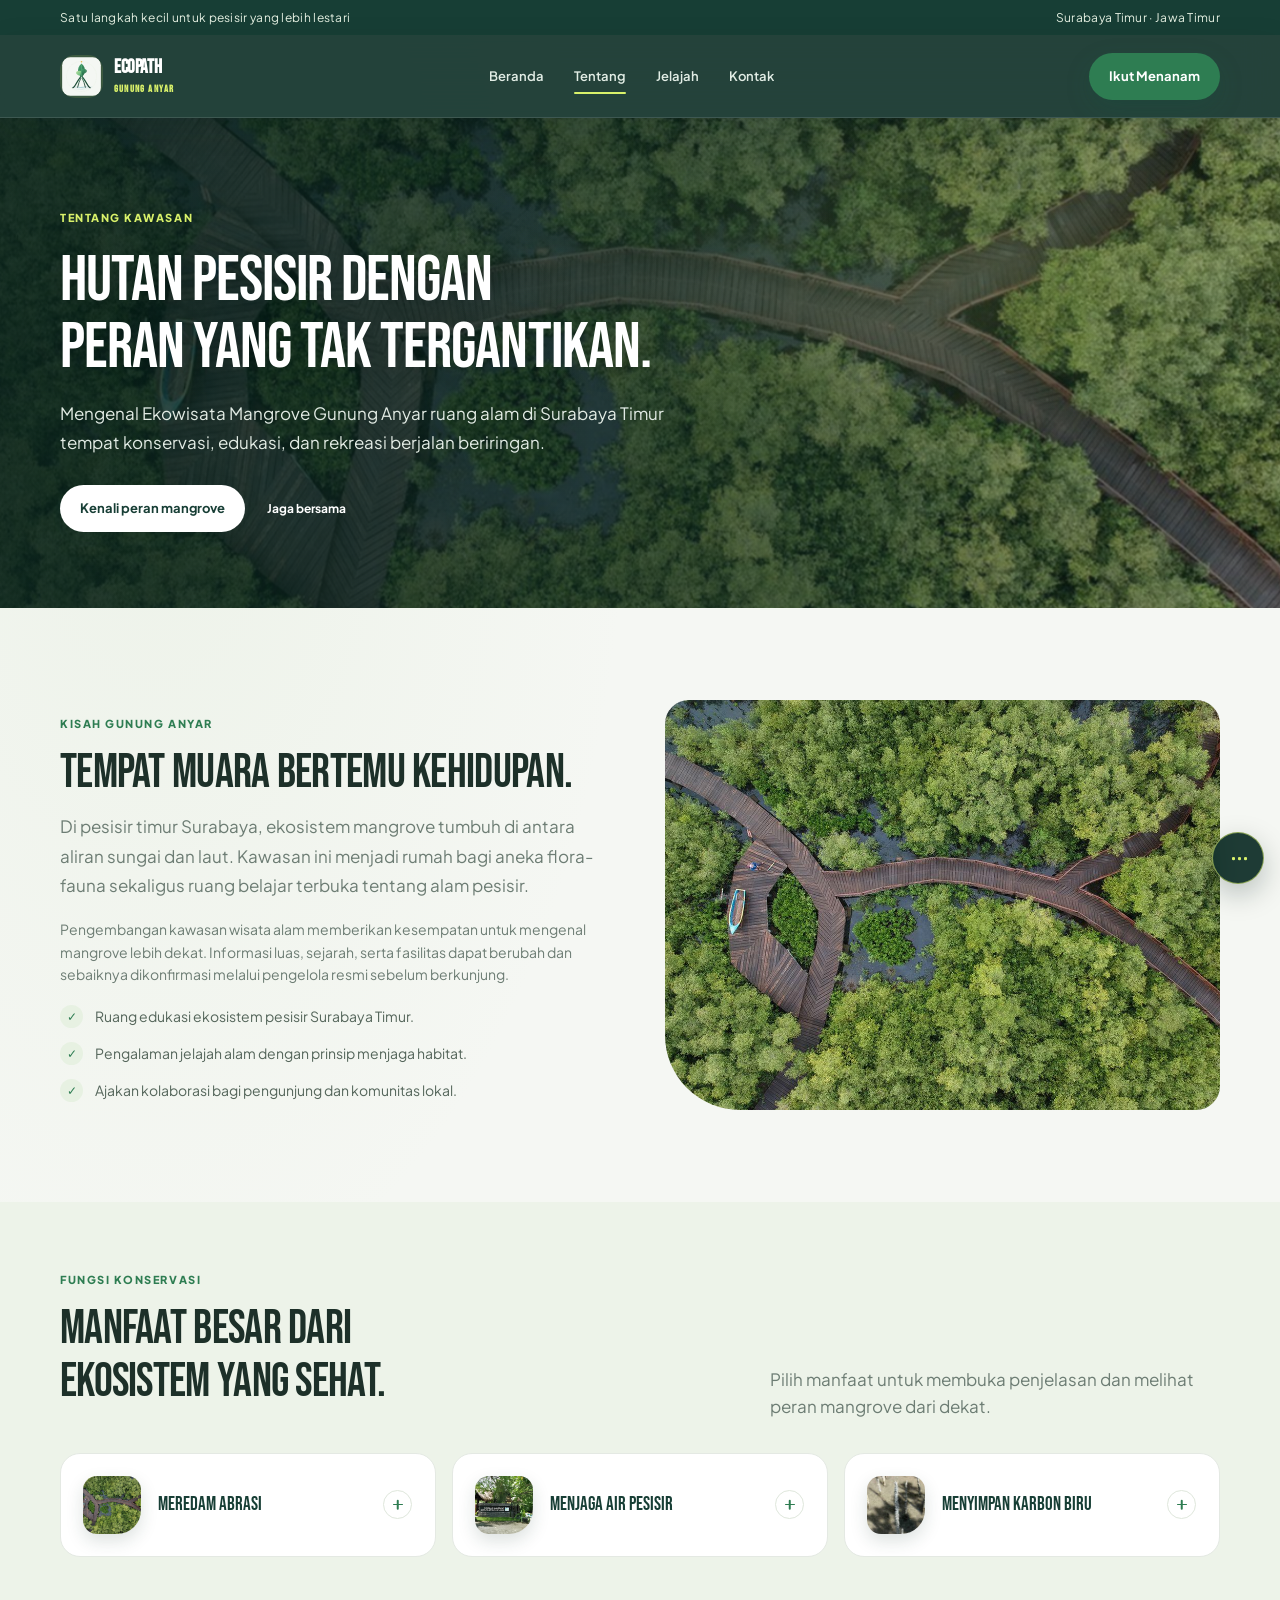
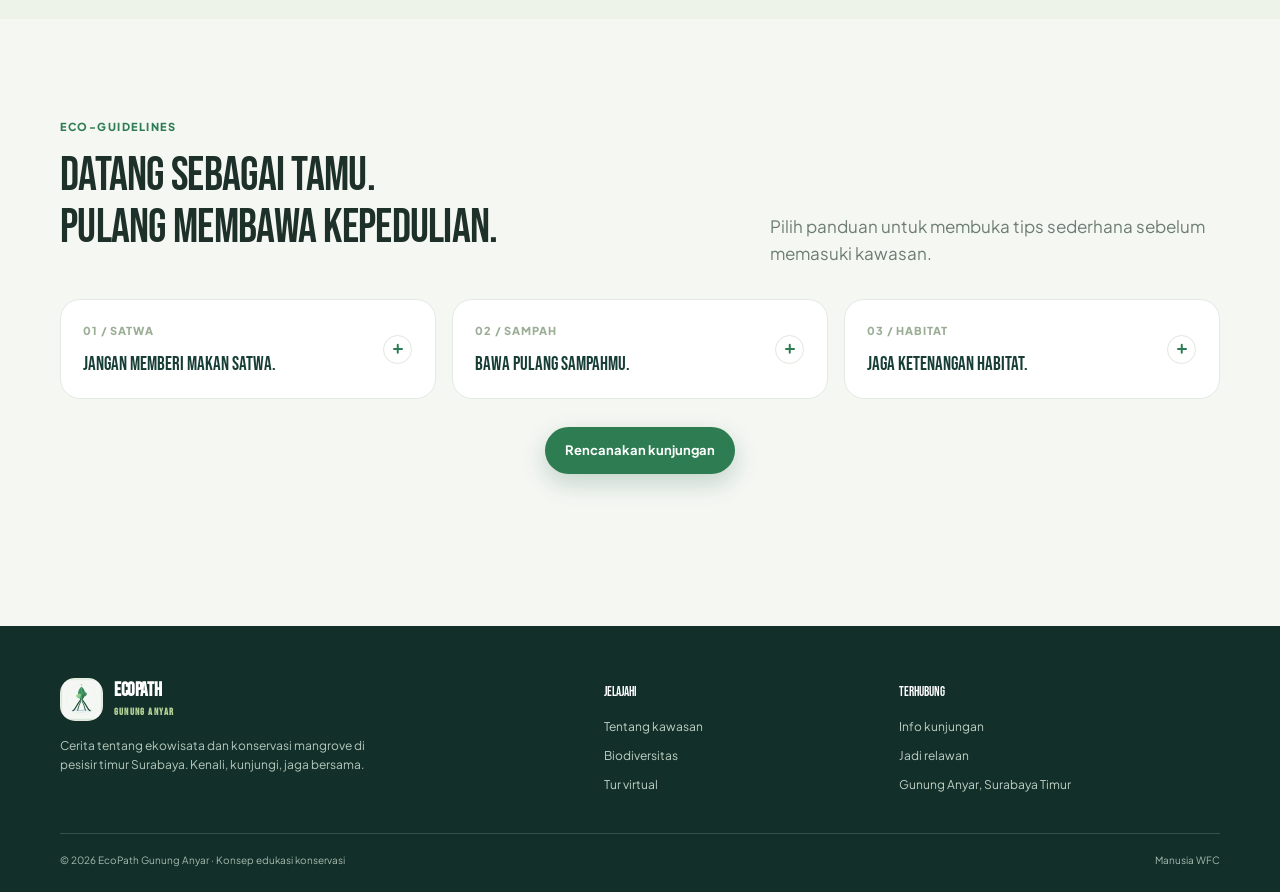
<file: about.html>
<!doctype html>
<html lang="id">

<head>
  <meta charset="utf-8">
  <meta name="viewport" content="width=device-width, initial-scale=1">
  <meta name="theme-color" content="#173e35">
  <meta name="description"
    content="Kenali sejarah, manfaat konservasi, dan panduan berkunjung ramah lingkungan di Mangrove Gunung Anyar Surabaya.">
  <title>Tentang Kawasan EcoPath Gunung Anyar</title>
  <link rel="icon" href="./assets/logo-ecopath.svg" type="image/svg+xml">
  <link rel="stylesheet" href="./styles.css">
  <link rel="stylesheet" href="https://unpkg.com/aos@2.3.4/dist/aos.css">
</head>

<body>
  <div class="announcement">
    <div class="wrap">
      <span>Satu langkah kecil untuk pesisir yang lebih lestari</span>
      <span>Surabaya Timur · Jawa Timur</span>
    </div>
  </div>
  <header class="topbar">
    <nav class="wrap nav-row" aria-label="Navigasi utama">
      <a class="brand" href="./index.html">
        <img class="brand-mark" src="./assets/logo-ecopath.svg" alt="EcoPath logo">
        <span class="brand-name">EcoPath<span>Gunung Anyar</span></span>
      </a>
      <div class="nav-links">
        <a href="./index.html">Beranda</a>
        <a href="./about.html" aria-current="page">Tentang</a>
        <a href="./gallery.html">Jelajah</a>
        <a href="./contact.html">Kontak</a>
      </div>
      <div class="nav-actions">
        <a class="btn btn-primary" href="./contact.html">Ikut Menanam</a>
        <button class="menu-toggle" aria-label="Buka navigasi" aria-expanded="false" data-icon="menu"></button>
      </div>
    </nav>
  </header>
  <main>
    <section class="page-hero cinematic-hero">
      <div class="cinematic-hero__backdrop" aria-hidden="true">
        <img src="./assets/mangrovedua.jpg" alt="">
      </div>
      <div class="wrap">
        <span class="eyebrow">Tentang kawasan</span>
        <h1>Hutan pesisir dengan<br>peran yang tak tergantikan.</h1>
        <p class="lead">Mengenal Ekowisata Mangrove Gunung Anyar ruang alam di Surabaya Timur tempat konservasi,
          edukasi, dan rekreasi berjalan beriringan.</p>
        <div class="cinematic-hero__actions">
          <a class="btn btn-light" href="#fungsi">Kenali peran mangrove</a>
          <a class="cinematic-hero__link" href="./contact.html#relawan">Jaga bersama</a>
        </div>
      </div>
    </section>
    <section class="section" id="kisah">
      <div class="wrap about-story">
        <div data-aos="fade-right">
          <span class="eyebrow">Kisah Gunung Anyar</span>
          <h2>Tempat muara bertemu kehidupan.</h2>
          <p class="lead">Di pesisir timur Surabaya, ekosistem mangrove tumbuh di antara aliran sungai dan laut. Kawasan
            ini menjadi rumah bagi aneka flora-fauna sekaligus ruang belajar terbuka tentang alam pesisir.</p>
          <p style="color:var(--muted);font-size:14px">Pengembangan kawasan wisata alam memberikan kesempatan untuk
            mengenal mangrove lebih dekat. Informasi luas, sejarah, serta fasilitas dapat berubah dan sebaiknya
            dikonfirmasi melalui pengelola resmi sebelum berkunjung.</p>
          <ul class="check-list">
            <li><span class="check">✓</span><span>Ruang edukasi ekosistem pesisir Surabaya Timur.</span></li>
            <li><span class="check">✓</span><span>Pengalaman jelajah alam dengan prinsip menjaga habitat.</span></li>
            <li><span class="check">✓</span><span>Ajakan kolaborasi bagi pengunjung dan komunitas lokal.</span></li>
          </ul>
        </div>
        <img class="about-photo" src="./assets/mangrovedua.jpg"
          alt="Jalur papan di tengah hutan mangrove Gunung Anyar dilihat dari atas" data-aos="fade-left">
      </div>
    </section>
    <section class="section-tight" id="fungsi" style="background:#edf3e9">
      <div class="wrap">
        <div class="section-head">
          <div>
            <span class="eyebrow">Fungsi konservasi</span>
            <h2>Manfaat besar dari<br>ekosistem yang sehat.</h2>
          </div>
          <p>Pilih manfaat untuk membuka penjelasan dan melihat peran mangrove dari dekat.</p>
        </div>
        <div class="benefits-grid">
          <details class="benefit-card" name="mangrove-benefit">
            <summary class="benefit-summary">
              <img class="benefit-photo" src="./assets/mangrovedua.jpg" alt="">
              <span class="benefit-title">Meredam abrasi</span>
              <span class="details-toggle" aria-hidden="true"></span>
            </summary>
            <p>Jalinan akar memperlambat arus, menangkap sedimen, dan membantu melindungi garis pantai dari energi
              gelombang.</p>
            <span class="benefit-extra">Dampaknya bergantung pada kondisi habitat, pasang surut, dan kesehatan vegetasi
              setempat.</span>
          </details>
          <details class="benefit-card" name="mangrove-benefit">
            <summary class="benefit-summary">
              <img class="benefit-photo" src="./assets/mangrove.jpg" alt="">
              <span class="benefit-title">Menjaga air pesisir</span>
              <span class="details-toggle" aria-hidden="true"></span>
            </summary>
            <p>Ekosistem pesisir membantu menjaga keseimbangan lingkungan dan menjadi zona peralihan antara daratan dan
              laut.</p>
            <span class="benefit-extra">Akar dan sedimen menjadi bagian dari proses alami yang menghubungkan daratan,
              sungai, dan laut.</span>
          </details>
          <details class="benefit-card" name="mangrove-benefit">
            <summary class="benefit-summary">
              <img class="benefit-photo" src="./assets/api-api.jpg" alt="">
              <span class="benefit-title">Menyimpan karbon biru</span>
              <span class="details-toggle" aria-hidden="true"></span>
            </summary>
            <p>Mangrove menyerap dan menyimpan karbon dalam biomassa serta sedimen, berkontribusi pada mitigasi
              perubahan iklim.</p>
            <span class="benefit-extra">Menjaga hutan yang sudah tumbuh membantu melindungi simpanan karbon alami
              ini.</span>
          </details>
        </div>
      </div>
    </section>
    <section class="section">
      <div class="wrap">
        <div class="section-head">
          <div>
            <span class="eyebrow">Eco-guidelines</span>
            <h2>Datang sebagai tamu.<br>Pulang membawa kepedulian.</h2>
          </div>
          <p>Pilih panduan untuk membuka tips sederhana sebelum memasuki kawasan.</p>
        </div>
        <div class="guidelines-grid">
          <details class="guideline-card" name="eco-guideline">
            <summary class="guideline-summary">
              <span class="number">01 / SATWA</span>
              <span class="guideline-title">Jangan memberi makan satwa.</span>
              <span class="details-toggle" aria-hidden="true"></span>
            </summary>
            <p>Hindari memberi makanan kepada monyet ekor panjang atau satwa lainnya. Makanan manusia dapat mengubah
              perilaku dan membahayakan kesehatannya.</p>
            <span class="guideline-tip">Amati dari jarak aman dan simpan makanan di dalam tas.</span>
          </details>
          <details class="guideline-card" name="eco-guideline">
            <summary class="guideline-summary">
              <span class="number">02 / SAMPAH</span>
              <span class="guideline-title">Bawa pulang sampahmu.</span>
              <span class="details-toggle" aria-hidden="true"></span>
            </summary>
            <p>Gunakan botol minum isi ulang, kurangi plastik sekali pakai, dan pastikan tidak ada sampah tertinggal di
              jalur maupun perairan.</p>
            <span class="guideline-tip">Bawa kantong kecil untuk sampah pribadi sampai menemukan tempat sampah.</span>
          </details>
          <details class="guideline-card" name="eco-guideline">
            <summary class="guideline-summary">
              <span class="number">03 / HABITAT</span>
              <span class="guideline-title">Jaga ketenangan habitat.</span>
              <span class="details-toggle" aria-hidden="true"></span>
            </summary>
            <p>Kurangi suara di zona burung, jangan memetik tumbuhan, dan tetap berada pada jalur yang diizinkan
              pengelola.</p>
            <span class="guideline-tip">Ikuti arahan pengelola bila jalur atau area tertentu sedang dibatasi.</span>
          </details>
        </div>
        <div style="text-align:center;margin-top:28px">
          <a class="btn btn-primary" href="./contact.html">Rencanakan kunjungan</a>
        </div>
      </div>
    </section>
  </main>
  <footer class="footer">
    <div class="wrap">
      <div class="footer-grid">
        <div>
          <a class="brand" href="./index.html">
            <img class="brand-mark" src="./assets/logo-ecopath.svg" alt="EcoPath logo">
            <span class="brand-name">EcoPath<span>Gunung Anyar</span></span>
          </a>
          <p class="footer-description">Cerita tentang ekowisata dan konservasi mangrove di pesisir timur Surabaya.
            Kenali, kunjungi, jaga bersama.</p>
        </div>
        <div>
          <h3>Jelajahi</h3>
          <div class="footer-links">
            <a href="./about.html">Tentang kawasan</a>
            <a href="./gallery.html">Biodiversitas</a>
            <a href="./gallery.html#tur">Tur virtual</a>
          </div>
        </div>
        <div>
          <h3>Terhubung</h3>
          <div class="footer-links">
            <a href="./contact.html">Info kunjungan</a>
            <a href="./contact.html#relawan">Jadi relawan</a>
            <span>Gunung Anyar, Surabaya Timur</span>
          </div>
        </div>
      </div>
      <div class="footer-bottom">
        <span>© <span data-year></span> EcoPath Gunung Anyar · Konsep edukasi konservasi</span>
        <span>Manusia WFC</span>
      </div>
    </div>
  </footer>
  <div class="sound-widget" role="group" aria-label="Kontrol suara alam">
    <button class="sound-toggle" type="button" aria-pressed="false" aria-label="Aktifkan suara alam" data-sound-toggle>
      <span class="sound-equalizer" aria-hidden="true"><i></i><i></i><i></i></span>
    </button>
    <span class="sound-label" data-sound-label>Suara Alam: Off</span>
    <label class="sound-volume">
      <span>Volume</span>
      <input id="sound-volume" type="range" min="0" max="100" step="1" value="45" aria-label="Volume suara alam"
        aria-valuetext="45%" data-sound-volume>
      <span class="sound-volume-value" aria-hidden="true" data-sound-volume-output>45%</span>
    </label>
    <button class="sound-close" type="button" aria-label="Ciutkan panel" data-sound-close
      title="Ciutkan ke tombol bulat"><svg width="10" height="10" viewBox="0 0 12 12" fill="currentColor"
        aria-hidden="true">
        <path
          d="M2.2 2.2a1 1 0 0 1 1.4 0L6 4.6l2.4-2.4a1 1 0 1 1 1.4 1.4L7.4 6l2.4 2.4a1 1 0 1 1-1.4 1.4L6 7.4l-2.4 2.4a1 1 0 0 1-1.4-1.4L4.6 6 2.2 3.6a1 1 0 0 1 0-1.4z" />
      </svg></button>
  </div>
  <span class="sr-only" role="status" aria-live="polite" data-sound-status></span>
  <script src="https://unpkg.com/aos@2.3.4/dist/aos.js"></script>
  <script src="./app.js"></script>
</body>

</html>
</file>
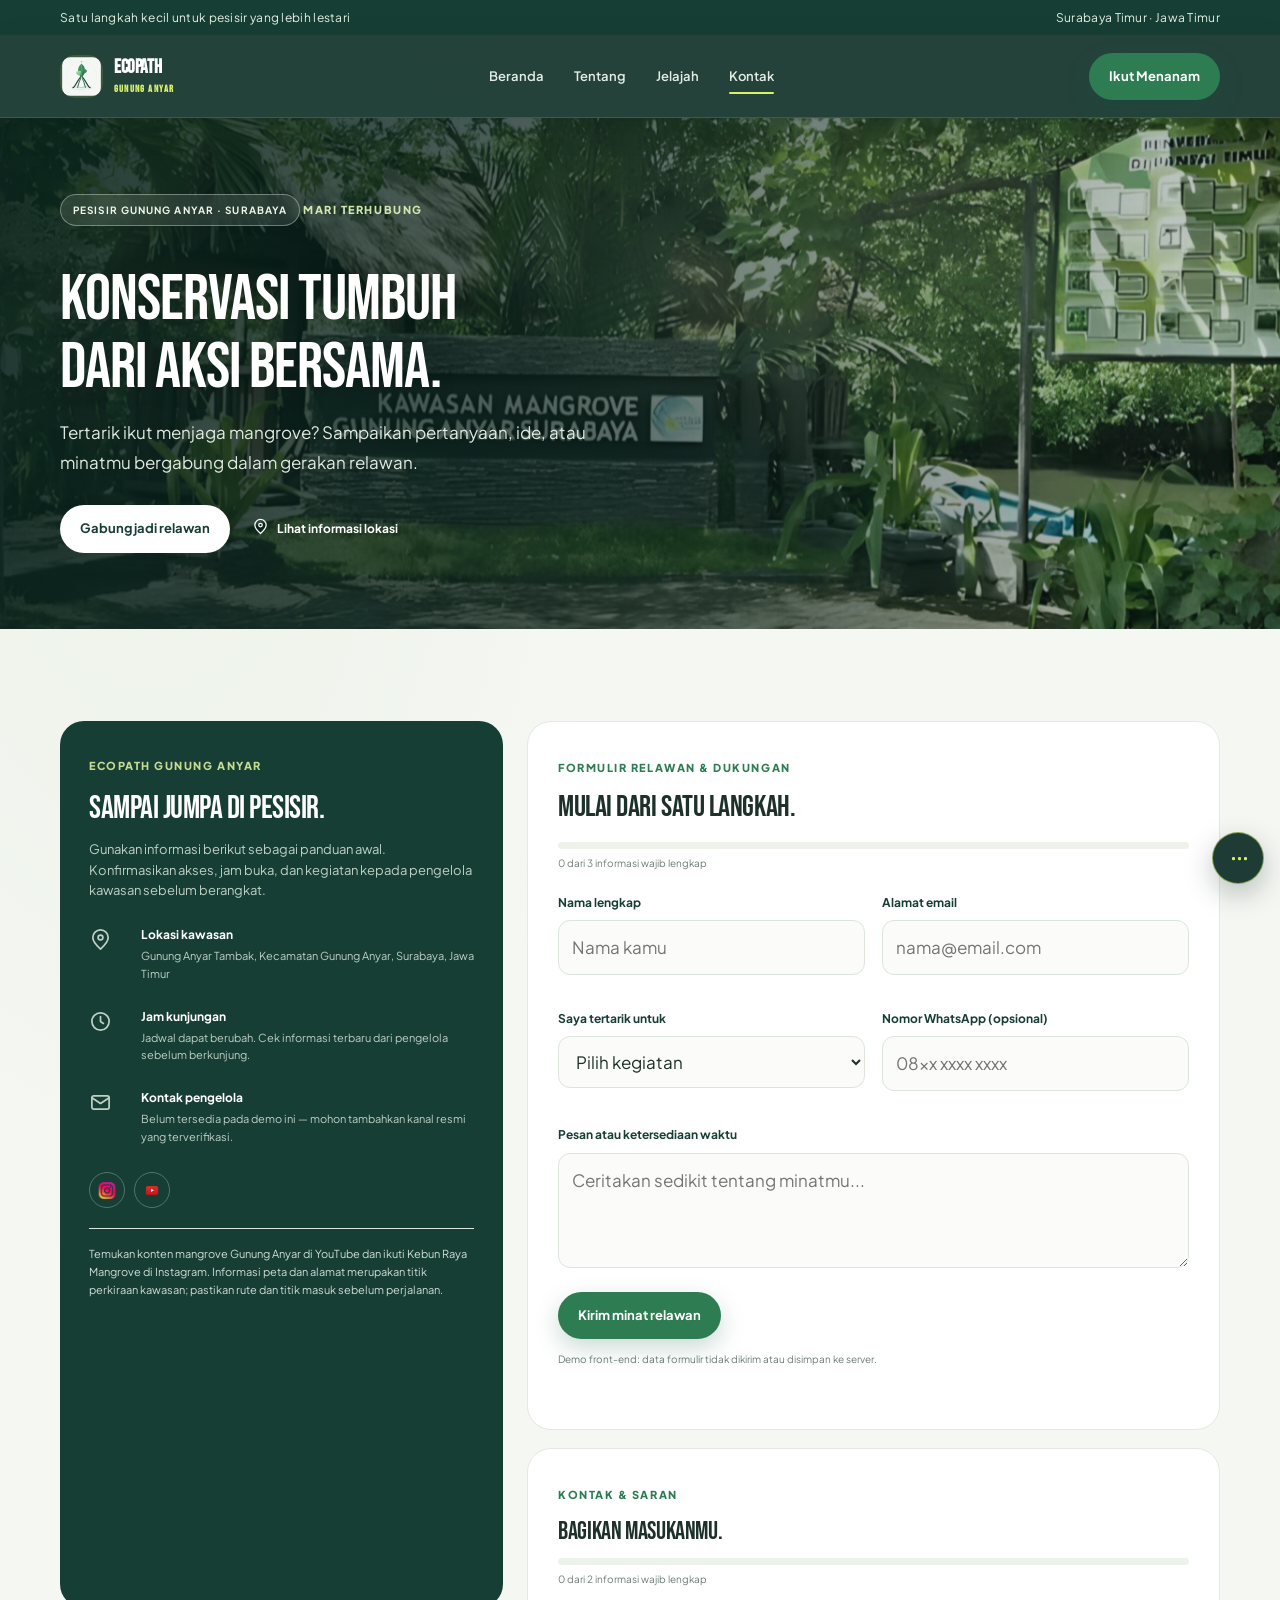
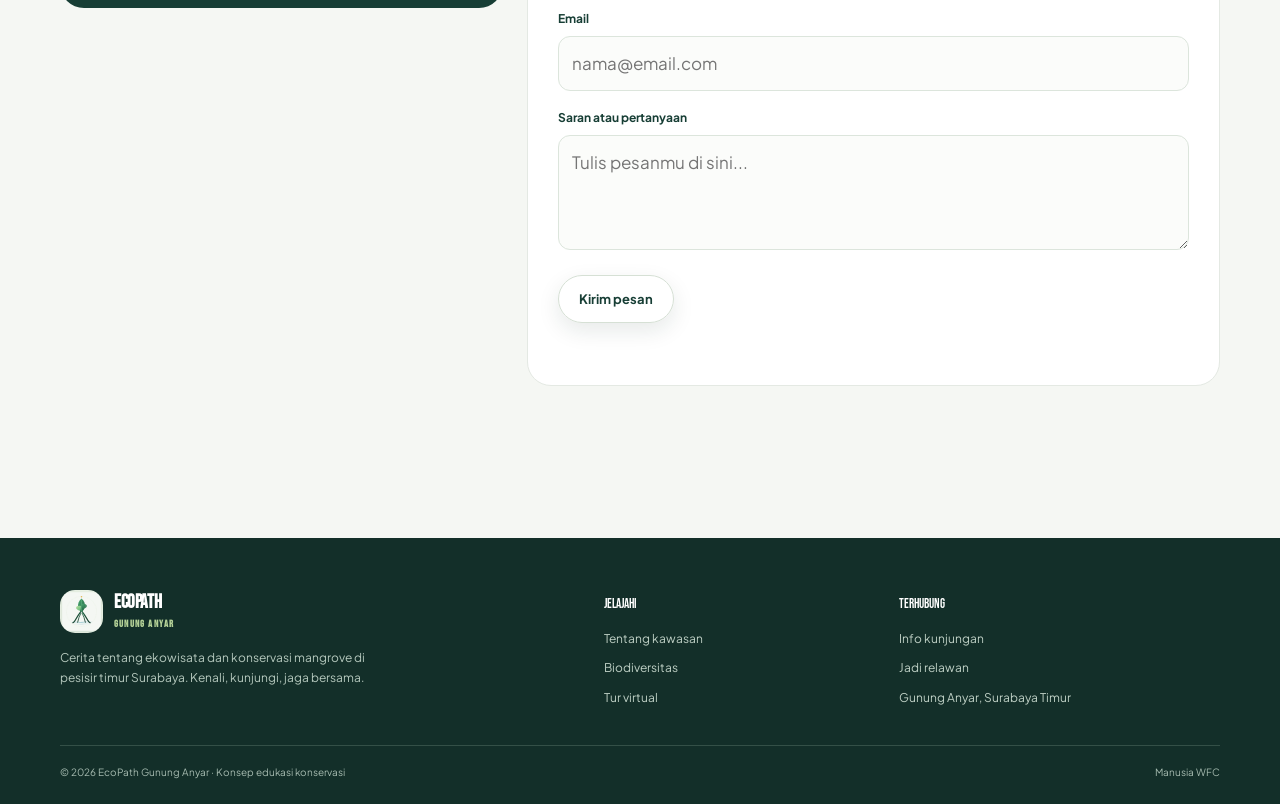
<file: contact.html>
<!doctype html>
<html lang="id">

<head>
  <meta charset="utf-8">
  <meta name="viewport" content="width=device-width, initial-scale=1">
  <meta name="theme-color" content="#173e35">
  <meta name="description"
    content="Hubungi EcoPath Gunung Anyar untuk info kunjungan, relawan penanaman, dan dukungan bibit mangrove.">
  <title>Kontak & Relawan — EcoPath Gunung Anyar</title>
  <link rel="icon" href="./assets/logo-ecopath.svg" type="image/svg+xml">
  <link rel="stylesheet" href="./styles.css">
</head>

<body>
  <div class="announcement">
    <div class="wrap">
      <span>Satu langkah kecil untuk pesisir yang lebih lestari</span>
      <span>Surabaya Timur · Jawa Timur</span>
    </div>
  </div>
  <header class="topbar">
    <nav class="wrap nav-row" aria-label="Navigasi utama">
      <a class="brand" href="./index.html">
        <img class="brand-mark" src="./assets/logo-ecopath.svg" alt="EcoPath logo">
        <span class="brand-name">EcoPath<span>Gunung Anyar</span></span>
      </a>
      <div class="nav-links">
        <a href="./index.html">Beranda</a>
        <a href="./about.html">Tentang</a>
        <a href="./gallery.html">Jelajah</a>
        <a href="./contact.html" aria-current="page">Kontak</a>
      </div>
      <div class="nav-actions">
        <a class="btn btn-primary" href="#relawan">Ikut Menanam</a>
        <button class="menu-toggle" aria-label="Buka navigasi" aria-expanded="false" data-icon="menu"></button>
      </div>
    </nav>
  </header>
  <main>
    <section class="page-hero contact-hero">
      <div class="contact-hero__backdrop" aria-hidden="true">
        <img src="./assets/mangrove.jpg" alt="">
      </div>
      <div class="wrap contact-hero__content">
        <span class="contact-hero__tag">Pesisir Gunung Anyar · Surabaya</span>
        <span class="eyebrow">Mari terhubung</span>
        <h1>Konservasi tumbuh<br>dari aksi bersama.</h1>
        <p class="lead">Tertarik ikut menjaga mangrove? Sampaikan pertanyaan, ide, atau minatmu bergabung dalam gerakan
          relawan.</p>
        <div class="contact-hero__actions">
          <a class="btn btn-light" href="#relawan">Gabung jadi relawan</a>
          <a class="contact-hero__link" href="#lokasi"><span data-icon="pin"></span>Lihat informasi lokasi</a>
        </div>
      </div>
    </section>
    <section class="section">
      <div class="wrap contact-grid">
        <aside class="contact-aside" id="lokasi">
          <span class="eyebrow" style="color:#c5dc91">EcoPath Gunung Anyar</span>
          <h2 style="font-size:32px;margin-top:14px">Sampai jumpa di pesisir.</h2>
          <p>Gunakan informasi berikut sebagai panduan awal. Konfirmasikan akses, jam buka, dan kegiatan kepada
            pengelola kawasan sebelum berangkat.</p>
          <div class="contact-item">
            <span class="contact-item-icon" data-icon="pin"></span>
            <div>
              <strong>Lokasi kawasan</strong>
              <span>Gunung Anyar Tambak, Kecamatan Gunung Anyar, Surabaya, Jawa Timur</span>
            </div>
          </div>
          <div class="contact-item">
            <span class="contact-item-icon" data-icon="clock"></span>
            <div>
              <strong>Jam kunjungan</strong>
              <span>Jadwal dapat berubah. Cek informasi terbaru dari pengelola sebelum berkunjung.</span>
            </div>
          </div>
          <div class="contact-item">
            <span class="contact-item-icon" data-icon="mail"></span>
            <div>
              <strong>Kontak pengelola</strong>
              <span>Belum tersedia pada demo ini — mohon tambahkan kanal resmi yang terverifikasi.</span>
            </div>
          </div>
          <div class="social-links" aria-label="Media sosial">
            <a href="https://www.instagram.com/kebunrayamangrove?utm_source=ig_web_button_share_sheet&amp;dlrf=ZDNlZDc0MzIxNw=="
              target="_blank" rel="noopener noreferrer" aria-label="Instagram Kebun Raya Mangrove">
              <img src="assets/instagram.png" alt="">
            </a>
            <a href="https://www.youtube.com/hashtag/mangrovegununganyar" target="_blank" rel="noopener noreferrer"
              aria-label="YouTube Mangrove Gunung Anyar">
              <img src="assets/youtube.png" alt="">
            </a>
          </div>
          <div class="hours">Temukan konten mangrove Gunung Anyar di YouTube dan ikuti Kebun Raya Mangrove di Instagram.
            Informasi peta dan alamat merupakan titik perkiraan kawasan; pastikan rute dan titik masuk sebelum
            perjalanan.</div>
          <iframe class="map-embed" title="Peta lokasi Gunung Anyar Surabaya" loading="lazy"
            src="https://www.openstreetmap.org/export/embed.html?bbox=112.79%2C-7.36%2C112.85%2C-7.31&amp;layer=mapnik&amp;marker=-7.3385%2C112.8212"></iframe>
        </aside>
        <div>
          <form class="form-card" data-local-form id="relawan">
            <span class="eyebrow">Formulir relawan & dukungan</span>
            <h2 style="font-size:30px;margin:12px 0 25px">Mulai dari satu langkah.</h2>
            <div class="form-progress" data-form-progress>
              <div class="form-progress-track" role="progressbar" aria-label="Progres formulir relawan"
                aria-valuemin="0" aria-valuemax="3" aria-valuenow="0">
                <span data-form-progress-fill></span>
              </div>
              <p data-form-progress-text aria-live="polite">0 dari 3 informasi wajib lengkap</p>
            </div>
            <div class="form-grid">
              <div class="field">
                <label for="name">Nama lengkap</label>
                <input id="name" name="name" autocomplete="name" required placeholder="Nama kamu">
              </div>
              <div class="field">
                <label for="email">Alamat email</label>
                <input id="email" name="email" type="email" autocomplete="email" required placeholder="nama@email.com">
              </div>
              <div class="field">
                <label for="interest">Saya tertarik untuk</label>
                <select id="interest" name="interest" required>
                  <option value="">Pilih kegiatan</option>
                  <option>Relawan penanaman</option>
                  <option>Dukungan bibit mangrove</option>
                  <option>Edukasi dan kunjungan komunitas</option>
                  <option>Lainnya</option>
                </select>
              </div>
              <div class="field">
                <label for="phone">Nomor WhatsApp (opsional)</label>
                <input id="phone" name="phone" type="tel" autocomplete="tel" placeholder="08xx xxxx xxxx">
              </div>
              <div class="field full">
                <label for="message">Pesan atau ketersediaan waktu</label>
                <textarea id="message" name="message" placeholder="Ceritakan sedikit tentang minatmu..."></textarea>
              </div>
            </div>
            <button class="btn btn-primary" type="submit">Kirim minat relawan</button>
            <p class="fine-print" style="margin-top:12px">Demo front-end: data formulir tidak dikirim atau disimpan ke
              server.</p>
            <div class="form-status" role="status" aria-live="polite"></div>
          </form>
          <form class="form-card" data-local-form style="margin-top:18px">
            <span class="eyebrow">Kontak & saran</span>
            <h2 style="font-size:25px;margin:12px 0 20px">Bagikan masukanmu.</h2>
            <div class="form-progress" data-form-progress>
              <div class="form-progress-track" role="progressbar" aria-label="Progres formulir pesan" aria-valuemin="0"
                aria-valuemax="2" aria-valuenow="0">
                <span data-form-progress-fill></span>
              </div>
              <p data-form-progress-text aria-live="polite">0 dari 2 informasi wajib lengkap</p>
            </div>
            <div class="field">
              <label for="feedback-email">Email</label>
              <input id="feedback-email" type="email" required placeholder="nama@email.com">
            </div>
            <div class="field">
              <label for="feedback">Saran atau pertanyaan</label>
              <textarea id="feedback" required placeholder="Tulis pesanmu di sini..."></textarea>
            </div>
            <button class="btn btn-outline" type="submit">Kirim pesan</button>
            <div class="form-status" role="status" aria-live="polite"></div>
          </form>
        </div>
      </div>
    </section>
  </main>
  <footer class="footer">
    <div class="wrap">
      <div class="footer-grid">
        <div>
          <a class="brand" href="./index.html">
            <img class="brand-mark" src="./assets/logo-ecopath.svg" alt="EcoPath logo">
            <span class="brand-name">EcoPath<span>Gunung Anyar</span></span>
          </a>
          <p class="footer-description">Cerita tentang ekowisata dan konservasi mangrove di pesisir timur Surabaya.
            Kenali, kunjungi, jaga bersama.</p>
        </div>
        <div>
          <h3>Jelajahi</h3>
          <div class="footer-links">
            <a href="./about.html">Tentang kawasan</a>
            <a href="./gallery.html">Biodiversitas</a>
            <a href="./gallery.html#tur">Tur virtual</a>
          </div>
        </div>
        <div>
          <h3>Terhubung</h3>
          <div class="footer-links">
            <a href="./contact.html">Info kunjungan</a>
            <a href="./contact.html#relawan">Jadi relawan</a>
            <span>Gunung Anyar, Surabaya Timur</span>
          </div>
        </div>
      </div>
      <div class="footer-bottom">
        <span>© <span data-year></span> EcoPath Gunung Anyar · Konsep edukasi konservasi</span>
        <span>Manusia WFC</span>
      </div>
    </div>
  </footer>
  <div class="sound-widget" role="group" aria-label="Kontrol suara alam">
    <button class="sound-toggle" type="button" aria-pressed="false" aria-label="Aktifkan suara alam" data-sound-toggle>
      <span class="sound-equalizer" aria-hidden="true"><i></i><i></i><i></i></span>
    </button>
    <span class="sound-label" data-sound-label>Suara Alam: Off</span>
    <label class="sound-volume">
      <span>Volume</span>
      <input id="sound-volume" type="range" min="0" max="100" step="1" value="45" aria-label="Volume suara alam"
        aria-valuetext="45%" data-sound-volume>
      <span class="sound-volume-value" aria-hidden="true" data-sound-volume-output>45%</span>
    </label>
    <button class="sound-close" type="button" aria-label="Ciutkan panel" data-sound-close
      title="Ciutkan ke tombol bulat"><svg width="10" height="10" viewBox="0 0 12 12" fill="currentColor"
        aria-hidden="true">
        <path
          d="M2.2 2.2a1 1 0 0 1 1.4 0L6 4.6l2.4-2.4a1 1 0 1 1 1.4 1.4L7.4 6l2.4 2.4a1 1 0 1 1-1.4 1.4L6 7.4l-2.4 2.4a1 1 0 0 1-1.4-1.4L4.6 6 2.2 3.6a1 1 0 0 1 0-1.4z" />
      </svg></button>
  </div>
  <span class="sr-only" role="status" aria-live="polite" data-sound-status></span>
  <script src="./app.js"></script>
</body>

</html>
</file>
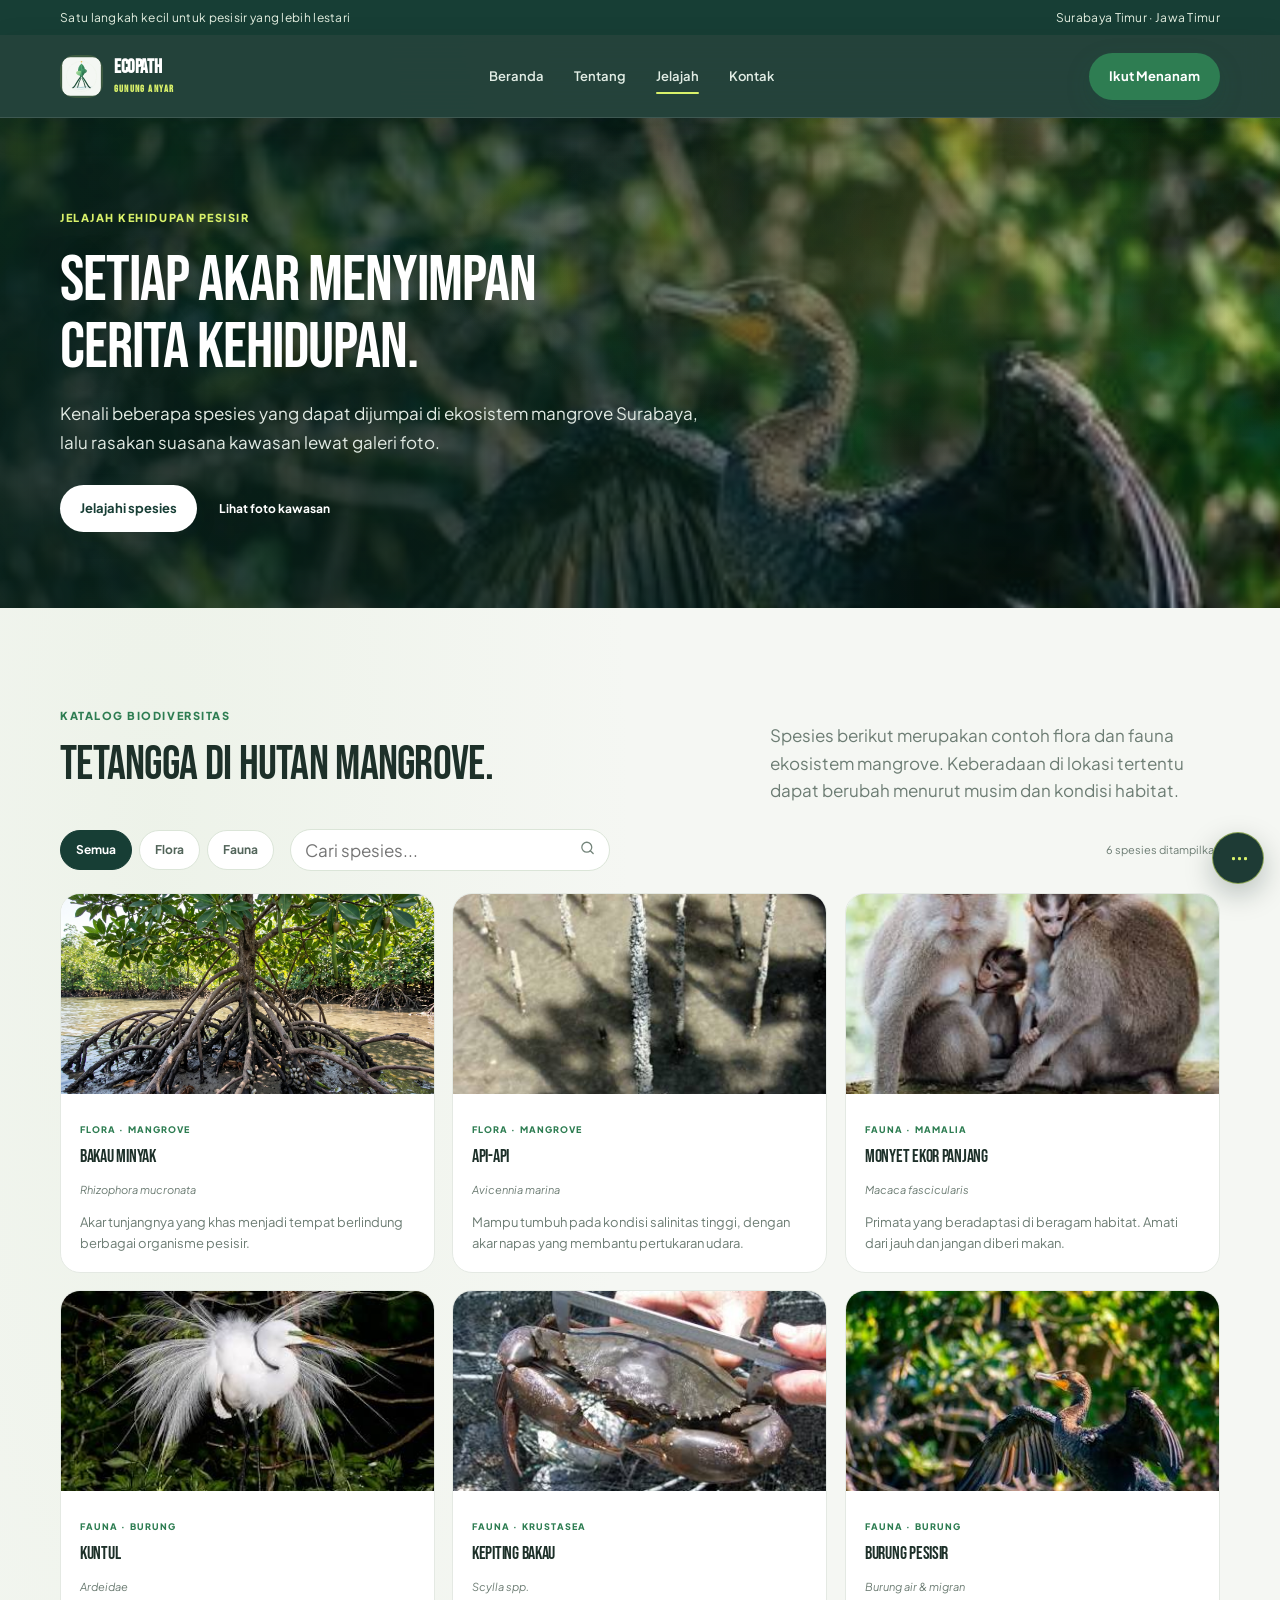
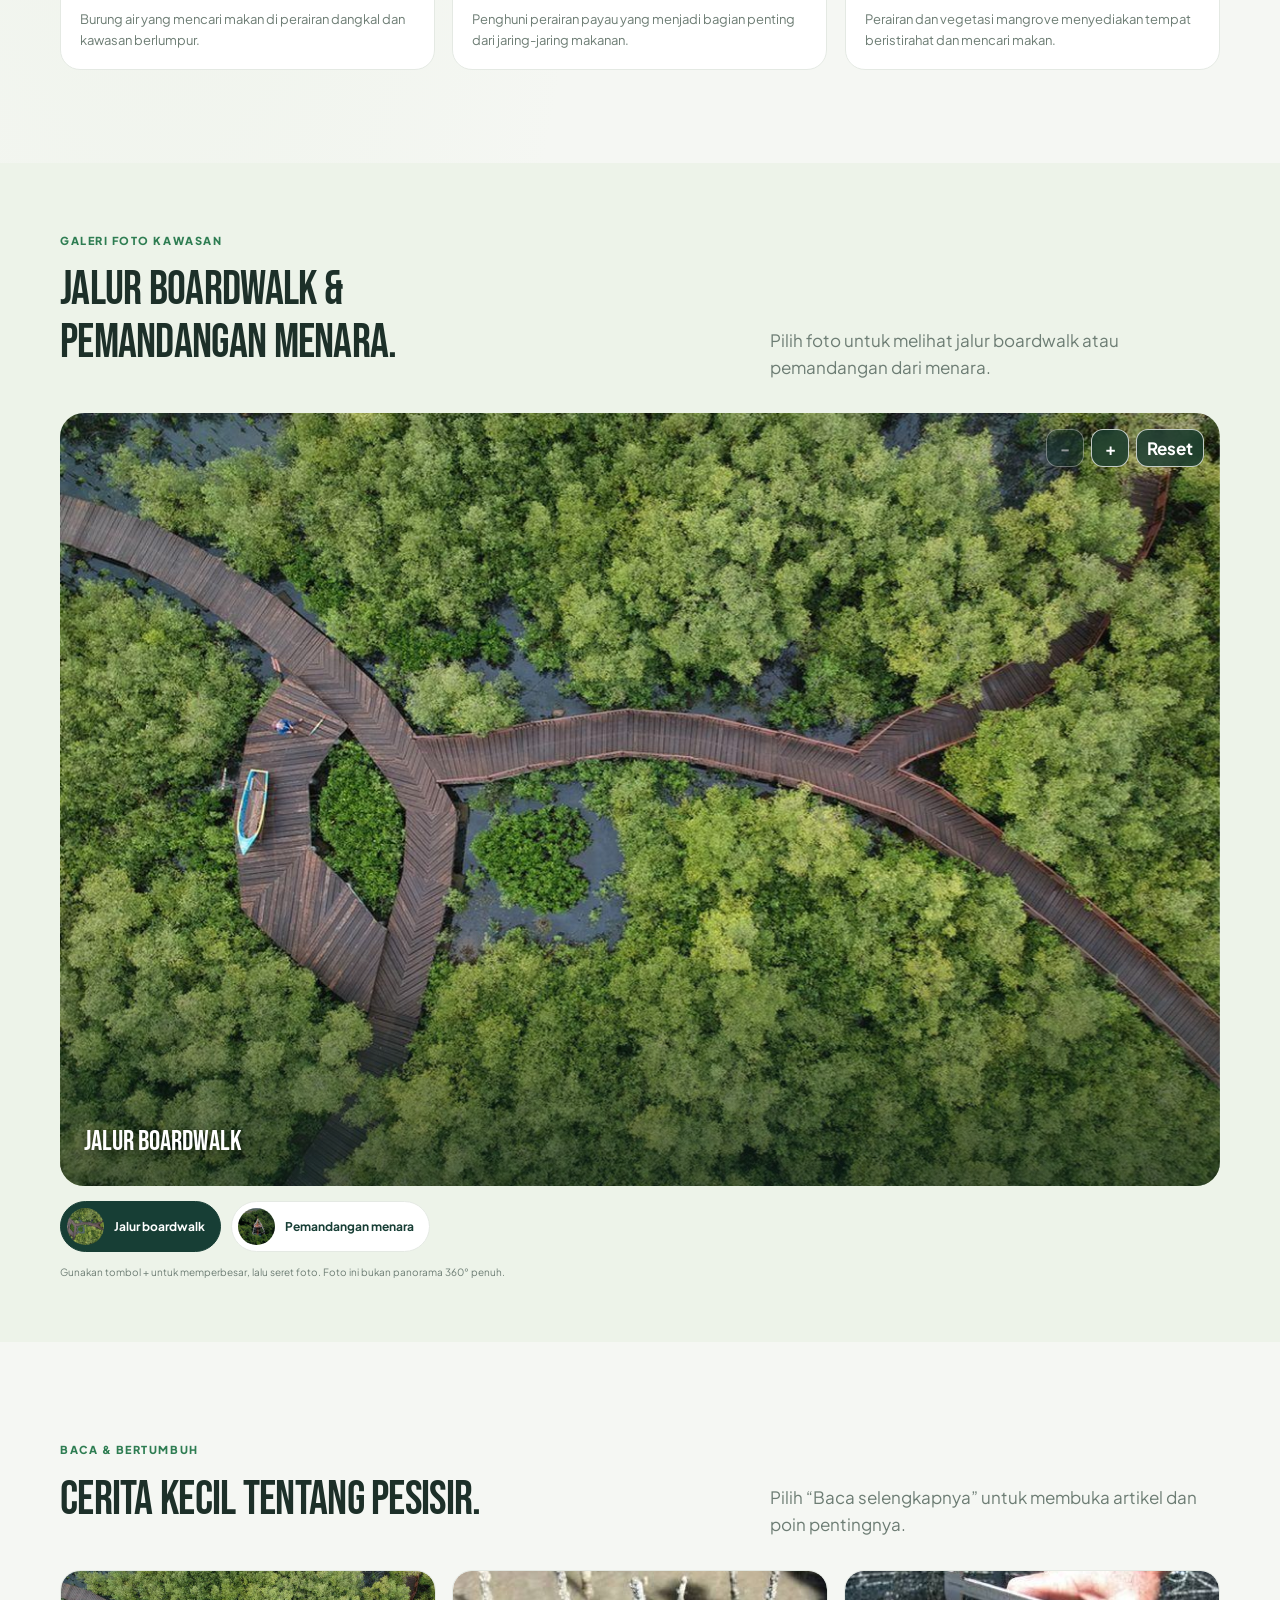
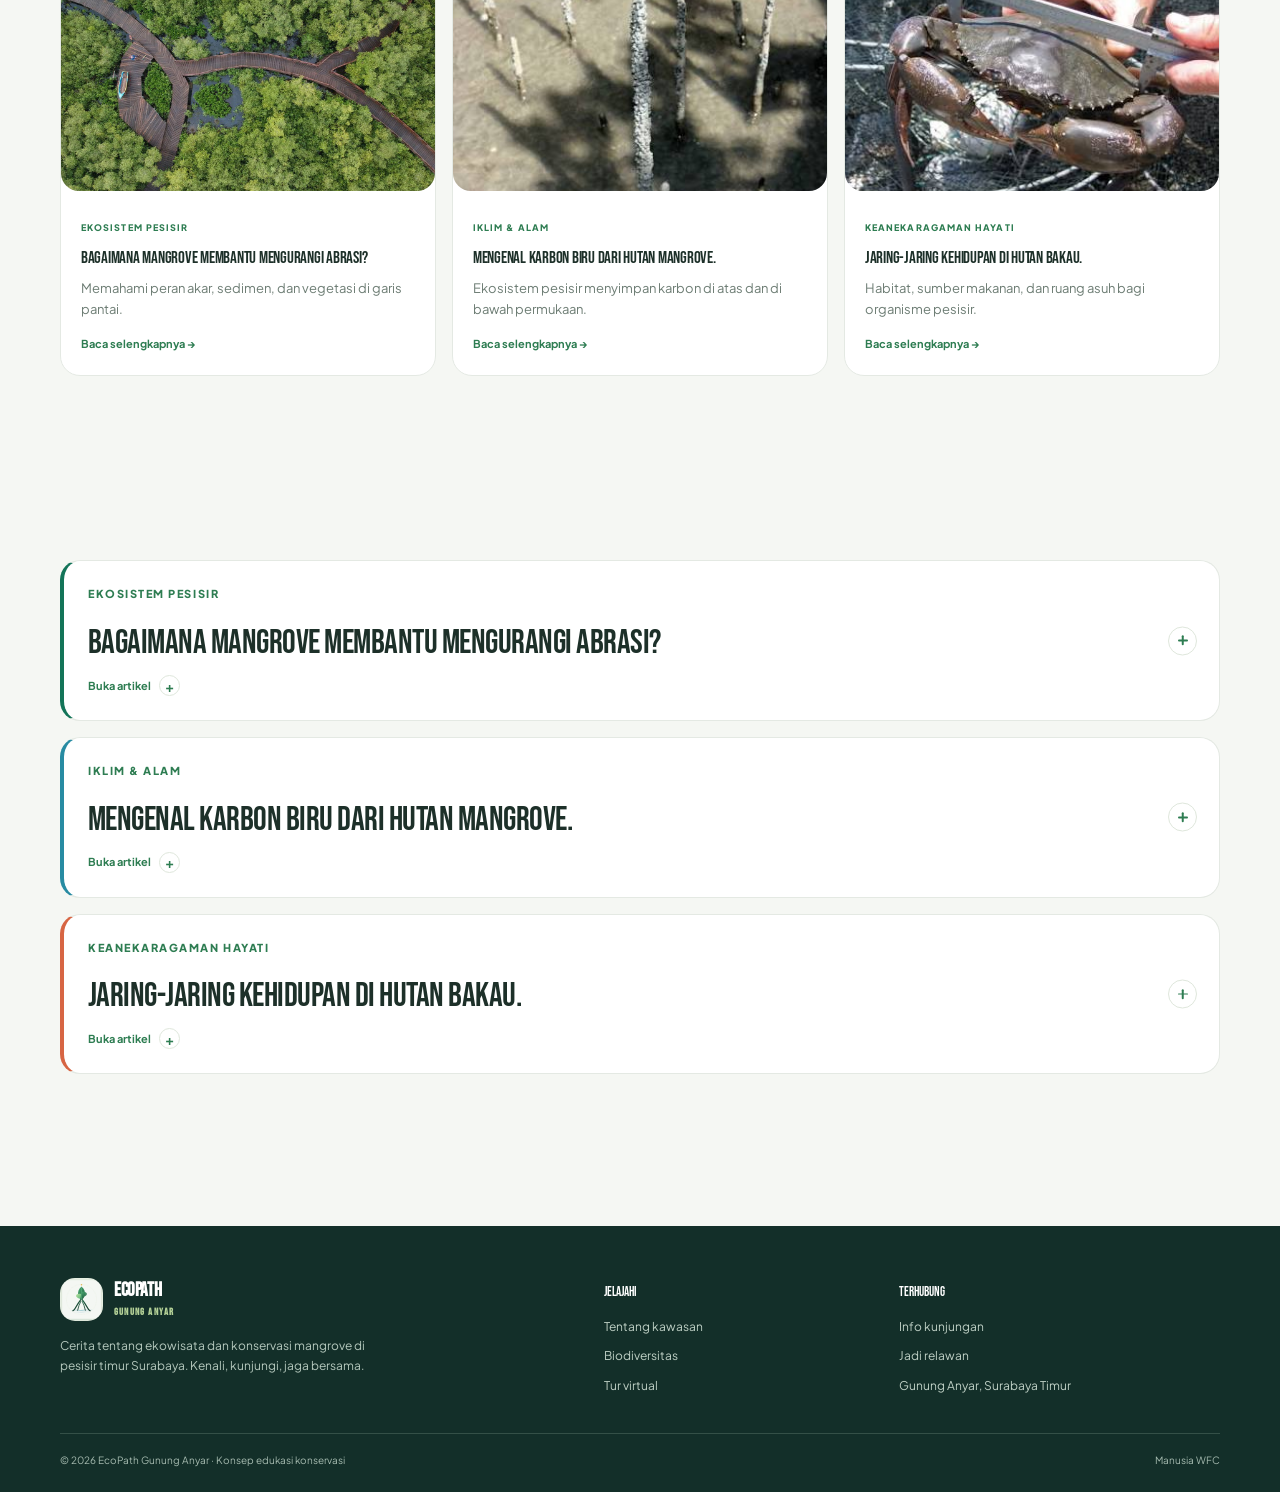
<file: gallery.html>
<!doctype html>
<html lang="id">

<head>
  <meta charset="utf-8">
  <meta name="viewport" content="width=device-width, initial-scale=1">
  <meta name="theme-color" content="#173e35">
  <meta name="description"
    content="Jelajahi flora dan fauna Mangrove Gunung Anyar melalui katalog biodiversitas dan galeri foto kawasan.">
  <title>Jelajah & Biodiversitas — EcoPath Gunung Anyar</title>
  <link rel="icon" href="./assets/logo-ecopath.svg" type="image/svg+xml">
  <link rel="stylesheet" href="./styles.css">
  <link rel="stylesheet" href="https://unpkg.com/aos@2.3.4/dist/aos.css">
</head>

<body>
  <div class="announcement">
    <div class="wrap">
      <span>Satu langkah kecil untuk pesisir yang lebih lestari</span>
      <span>Surabaya Timur · Jawa Timur</span>
    </div>
  </div>
  <header class="topbar">
    <nav class="wrap nav-row" aria-label="Navigasi utama">
      <a class="brand" href="./index.html">
        <img class="brand-mark" src="./assets/logo-ecopath.svg" alt="EcoPath logo">
        <span class="brand-name">EcoPath<span>Gunung Anyar</span></span>
      </a>
      <div class="nav-links">
        <a href="./index.html">Beranda</a>
        <a href="./about.html">Tentang</a>
        <a href="./gallery.html" aria-current="page">Jelajah</a>
        <a href="./contact.html">Kontak</a>
      </div>
      <div class="nav-actions">
        <a class="btn btn-primary" href="./contact.html">Ikut Menanam</a>
        <button class="menu-toggle" aria-label="Buka navigasi" aria-expanded="false" data-icon="menu"></button>
      </div>
    </nav>
  </header>
  <main>
    <section class="page-hero cinematic-hero">
      <div class="cinematic-hero__backdrop" aria-hidden="true">
        <img src="./assets/burung-pesisir.jpg" alt="">
      </div>
      <div class="wrap">
        <span class="eyebrow">Jelajah kehidupan pesisir</span>
        <h1>Setiap akar menyimpan<br>cerita kehidupan.</h1>
        <p class="lead">Kenali beberapa spesies yang dapat dijumpai di ekosistem mangrove Surabaya, lalu rasakan suasana
          kawasan lewat galeri foto.</p>
        <div class="cinematic-hero__actions">
          <a class="btn btn-light" href="#biodiversitas">Jelajahi spesies </a>
          <a class="cinematic-hero__link" href="#tur">Lihat foto kawasan</a>
        </div>
      </div>
    </section>
    <section class="section">
      <div class="wrap">
        <div class="section-head">
          <div>
            <span class="eyebrow">Katalog biodiversitas</span>
            <h2>Tetangga di hutan mangrove.</h2>
          </div>
          <p>Spesies berikut merupakan contoh flora dan fauna ekosistem mangrove. Keberadaan di lokasi tertentu dapat
            berubah menurut musim dan kondisi habitat.</p>
        </div>
        <div class="species-toolbar" data-species-explorer>
          <div class="species-filters" role="group" aria-label="Filter spesies">
            <button class="species-filter active" type="button" aria-pressed="true"
              data-species-filter="all">Semua</button>
            <button class="species-filter" type="button" aria-pressed="false" data-species-filter="flora">Flora</button>
            <button class="species-filter" type="button" aria-pressed="false" data-species-filter="fauna">Fauna</button>
          </div>
          <label class="species-search">
            <span class="sr-only">Cari flora atau fauna</span>
            <input type="search" placeholder="Cari spesies..." data-species-search>
            <span data-icon="search"></span>
          </label>
          <p class="species-count" data-species-count aria-live="polite">6 spesies ditampilkan</p>
        </div>
        <div class="species-grid" id="biodiversitas">

          <!-- KARTU 1: Bakau Minyak -->
          <article class="species-card" data-species-category="flora">
            <!-- Panggil foto dari folder assets -->
            <img class="species-photo" src="./assets/bakau-minyak.jpg" alt="Bakau minyak" loading="lazy"
              decoding="async">
            <div class="species-content">
              <span class="label">Flora · Mangrove</span>
              <h3>Bakau minyak</h3>
              <em>Rhizophora mucronata</em>
              <p>Akar tunjangnya yang khas menjadi tempat berlindung berbagai organisme pesisir.</p>
            </div>
          </article>

          <!-- KARTU 2: Api-api -->
          <article class="species-card" data-species-category="flora">
            <img class="species-photo" src="./assets/api-api.jpg" alt="Api-api" loading="lazy" decoding="async">
            <div class="species-content">
              <span class="label">Flora · Mangrove</span>
              <h3>Api-api</h3>
              <em>Avicennia marina</em>
              <p>Mampu tumbuh pada kondisi salinitas tinggi, dengan akar napas yang membantu pertukaran udara.</p>
            </div>
          </article>

          <!-- KARTU 3: Monyet -->
          <article class="species-card" data-species-category="fauna">
            <img class="species-photo" src="./assets/monyet.jpg" alt="Monyet ekor panjang" loading="lazy"
              decoding="async">
            <div class="species-content">
              <span class="label">Fauna · Mamalia</span>
              <h3>Monyet ekor panjang</h3>
              <em>Macaca fascicularis</em>
              <p>Primata yang beradaptasi di beragam habitat. Amati dari jauh dan jangan diberi makan.</p>
            </div>
          </article>

          <!-- KARTU 4: Kuntul -->
          <article class="species-card" data-species-category="fauna">
            <img class="species-photo" src="./assets/kuntul.jpg" alt="Burung kuntul" loading="lazy" decoding="async">
            <div class="species-content">
              <span class="label">Fauna · Burung</span>
              <h3>Kuntul</h3>
              <em>Ardeidae</em>
              <p>Burung air yang mencari makan di perairan dangkal dan kawasan berlumpur.</p>
            </div>
          </article>

          <!-- KARTU 5: Kepiting Bakau -->
          <article class="species-card" data-species-category="fauna">
            <img class="species-photo" src="./assets/kepiting.jpg" alt="Kepiting bakau" loading="lazy" decoding="async">
            <div class="species-content">
              <span class="label">Fauna · Krustasea</span>
              <h3>Kepiting bakau</h3>
              <em>Scylla spp.</em>
              <p>Penghuni perairan payau yang menjadi bagian penting dari jaring-jaring makanan.</p>
            </div>
          </article>

          <!-- KARTU 6: Burung Pesisir -->
          <article class="species-card" data-species-category="fauna">
            <img class="species-photo" src="./assets/burung-pesisir.jpg" alt="Burung pesisir" loading="lazy"
              decoding="async">
            <div class="species-content">
              <span class="label">Fauna · Burung</span>
              <h3>Burung pesisir</h3>
              <em>Burung air & migran</em>
              <p>Perairan dan vegetasi mangrove menyediakan tempat beristirahat dan mencari makan.</p>
            </div>
          </article>

        </div>
        <p class="species-empty" data-species-empty hidden>Tidak ada spesies yang cocok. Coba kata kunci atau filter
          lain.</p>
      </div>
    </section>
    <section class="section-tight" id="tur" style="background:#edf3e9">
      <div class="wrap">
        <div class="section-head">
          <div>
            <span class="eyebrow">Galeri foto kawasan</span>
            <h2>Jalur boardwalk &<br>pemandangan menara.</h2>
          </div>
          <p>Pilih foto untuk melihat jalur boardwalk atau pemandangan dari menara.</p>
        </div>
        <div class="tour-frame">
          <div id="tour-viewer" role="group" aria-label="Galeri foto kawasan mangrove">
            <img class="tour-photo is-visible" src="./assets/mangrovedua.jpg"
              alt="Jalur boardwalk di antara pepohonan mangrove">
            <span class="tour-photo-caption" aria-live="polite">Jalur boardwalk</span>
            <div class="tour-photo-controls" role="group" aria-label="Kontrol foto">
              <button type="button" data-photo-zoom-out aria-label="Perkecil foto" disabled>-</button>
              <button type="button" data-photo-zoom-in aria-label="Perbesar foto">+</button>
              <button type="button" data-photo-reset>Reset</button>
            </div>
            <span class="sr-only" data-photo-zoom-status aria-live="polite">Pembesaran 100%</span>
          </div>
        </div>
        <div class="tour-controls">
          <button class="tour-button active" type="button" data-tour="boardwalk" aria-pressed="true">
            <img src="./assets/mangrovedua.jpg" alt="">Jalur boardwalk
          </button>
          <button class="tour-button" type="button" data-tour="lookout" aria-pressed="false">
            <img src="./assets/menara.jpeg" alt="">Pemandangan menara
          </button>
        </div>
        <p class="fine-print" style="margin-top:12px">Gunakan tombol + untuk memperbesar, lalu seret foto. Foto ini bukan panorama 360° penuh.</p>
      </div>
    </section>
    <section class="section" id="cerita">
      <div class="wrap">
        <div class="section-head">
          <div>
            <span class="eyebrow">Baca & bertumbuh</span>
            <h2>Cerita kecil tentang pesisir.</h2>
          </div>
          <p>Pilih “Baca selengkapnya” untuk membuka artikel dan poin pentingnya.</p>
        </div>
        <div class="article-grid">
          <article class="article-card">
            <img class="article-infographic" src="./assets/mangrovedua.jpg" alt="Jalur kayu di antara rimbun mangrove"
              loading="lazy" decoding="async">
            <div class="article-content">
              <span class="label">Ekosistem pesisir</span>
              <h3>Bagaimana mangrove membantu mengurangi abrasi?</h3>
              <p>Memahami peran akar, sedimen, dan vegetasi di garis pantai.</p>
              <a class="read-more" href="#artikel-ekosistem-pesisir">Baca selengkapnya →</a>
            </div>
          </article>
          <article class="article-card">
            <img class="article-infographic" src="./assets/api-api.jpg" alt="Vegetasi api-api di kawasan mangrove"
              loading="lazy" decoding="async">
            <div class="article-content">
              <span class="label">Iklim & alam</span>
              <h3>Mengenal karbon biru dari hutan mangrove.</h3>
              <p>Ekosistem pesisir menyimpan karbon di atas dan di bawah permukaan.</p>
              <a class="read-more" href="#artikel-karbon-biru">Baca selengkapnya →</a>
            </div>
          </article>
          <article class="article-card">
            <img class="article-infographic" src="./assets/kepiting.jpg"
              alt="Kepiting bakau sebagai salah satu penghuni pesisir" loading="lazy" decoding="async">
            <div class="article-content">
              <span class="label">Keanekaragaman hayati</span>
              <h3>Jaring-jaring kehidupan di hutan bakau.</h3>
              <p>Habitat, sumber makanan, dan ruang asuh bagi organisme pesisir.</p>
              <a class="read-more" href="#artikel-keanekaragaman-hayati">Baca selengkapnya →</a>
            </div>
          </article>
        </div>
      </div>
    </section>
    <section class="section article-detail-section" aria-label="Artikel lengkap tentang ekosistem mangrove">
      <div class="wrap article-detail-list">
        <details class="article-detail" id="artikel-ekosistem-pesisir">
          <summary class="article-detail-summary">
            <span class="eyebrow">Ekosistem pesisir</span>
            <h2>Bagaimana mangrove membantu mengurangi abrasi?</h2>
            <span class="article-detail-toggle" aria-hidden="true">Buka artikel <span>+</span></span>
            <span class="details-toggle" aria-hidden="true"></span>
          </summary>
          <p>Hutan mangrove menjadi salah satu penyangga alami di pesisir. Akar-akar yang rapat memperlambat aliran air
            dan membantu menangkap sedimen, sehingga dapat mengurangi energi gelombang yang mencapai tepian.</p>
          <div class="article-detail-points">
            <div>
              <strong>Peran akar</strong>
              <p>Akar tunjang dan akar napas membentuk struktur yang membantu menahan lumpur serta menyediakan tempat
                berlindung bagi biota kecil.</p>
            </div>
            <div>
              <strong>Perlindungan yang perlu dijaga</strong>
              <p>Manfaatnya bergantung pada kondisi habitat dan aliran pasang surut. Menjaga vegetasi dan tidak merusak
                jalur air membantu ekosistem tetap berfungsi.</p>
            </div>
          </div>
          <a class="article-detail-back" href="#cerita">Kembali ke kartu cerita ↑</a>
        </details>
        <details class="article-detail" id="artikel-karbon-biru">
          <summary class="article-detail-summary">
            <span class="eyebrow">Iklim & alam</span>
            <h2>Mengenal karbon biru dari hutan mangrove.</h2>
            <span class="article-detail-toggle" aria-hidden="true">Buka artikel <span>+</span></span>
            <span class="details-toggle" aria-hidden="true"></span>
          </summary>
          <p>Karbon biru adalah karbon yang diserap dan disimpan oleh ekosistem pesisir. Pada mangrove, karbon tersimpan
            dalam bagian tumbuhan—seperti batang dan akar—serta di dalam sedimen yang tergenang.</p>
          <div class="article-detail-points">
            <div>
              <strong>Tersimpan di atas dan bawah tanah</strong>
              <p>Daun dan batang menyimpan karbon dalam biomassa, sementara sedimen mangrove dapat menyimpan bahan
                organik dalam jangka panjang.</p>
            </div>
            <div>
              <strong>Menjaga simpanan karbon</strong>
              <p>Melindungi hutan yang sudah tumbuh dan memulihkan kondisi air di area rehabilitasi membantu menjaga
                fungsi penyimpanan karbon alami.</p>
            </div>
          </div>
          <a class="article-detail-back" href="#cerita">Kembali ke kartu cerita ↑</a>
        </details>
        <details class="article-detail" id="artikel-keanekaragaman-hayati">
          <summary class="article-detail-summary">
            <span class="eyebrow">Keanekaragaman hayati</span>
            <h2>Jaring-jaring kehidupan di hutan bakau.</h2>
            <span class="article-detail-toggle" aria-hidden="true">Buka artikel <span>+</span></span>
            <span class="details-toggle" aria-hidden="true"></span>
          </summary>
          <p>Mangrove menyediakan ruang hidup dan sumber makanan bagi beragam organisme. Serasah daun yang terurai
            menjadi bagian dari rantai makanan, sedangkan akar dan tepian berlumpur menjadi tempat mencari makan atau
            berlindung.</p>
          <div class="article-detail-points">
            <div>
              <strong>Habitat yang saling terhubung</strong>
              <p>Kepiting, ikan, moluska, dan burung berperan pada bagian berbeda dalam jaring-jaring kehidupan pesisir.
                Kehadiran satwa dapat berubah sesuai musim dan kondisi lokasi.</p>
            </div>
            <div>
              <strong>Cara pengunjung ikut menjaga</strong>
              <p>Amati satwa dari jarak aman, jangan memberi makan atau menangkapnya, dan tetap berada di jalur yang
                ditentukan pengelola.</p>
            </div>
          </div>
          <a class="article-detail-back" href="#cerita">Kembali ke kartu cerita ↑</a>
        </details>
      </div>
    </section>
  </main>
  <footer class="footer">
    <div class="wrap">
      <div class="footer-grid">
        <div>
          <a class="brand" href="./index.html">
            <img class="brand-mark" src="./assets/logo-ecopath.svg" alt="EcoPath logo">
            <span class="brand-name">EcoPath<span>Gunung Anyar</span></span>
          </a>
          <p class="footer-description">Cerita tentang ekowisata dan konservasi mangrove di pesisir timur Surabaya.
            Kenali, kunjungi, jaga bersama.</p>
        </div>
        <div>
          <h3>Jelajahi</h3>
          <div class="footer-links">
            <a href="./about.html">Tentang kawasan</a>
            <a href="./gallery.html">Biodiversitas</a>
            <a href="./gallery.html#tur">Tur virtual</a>
          </div>
        </div>
        <div>
          <h3>Terhubung</h3>
          <div class="footer-links">
            <a href="./contact.html">Info kunjungan</a>
            <a href="./contact.html#relawan">Jadi relawan</a>
            <span>Gunung Anyar, Surabaya Timur</span>
          </div>
        </div>
      </div>
      <div class="footer-bottom">
        <span>© <span data-year></span> EcoPath Gunung Anyar · Konsep edukasi konservasi</span>
        <span>Manusia WFC</span>
      </div>
    </div>
  </footer>
  <div class="sound-widget" role="group" aria-label="Kontrol suara alam">
    <button class="sound-toggle" type="button" aria-pressed="false" aria-label="Aktifkan suara alam" data-sound-toggle>
      <span class="sound-equalizer" aria-hidden="true"><i></i><i></i><i></i></span>
    </button>
    <span class="sound-label" data-sound-label>Suara Alam: Off</span>
    <label class="sound-volume">
      <span>Volume</span>
      <input id="sound-volume" type="range" min="0" max="100" step="1" value="45" aria-label="Volume suara alam"
        aria-valuetext="45%" data-sound-volume>
      <span class="sound-volume-value" aria-hidden="true" data-sound-volume-output>45%</span>
    </label>
    <button class="sound-close" type="button" aria-label="Ciutkan panel" data-sound-close
      title="Ciutkan ke tombol bulat"><svg width="10" height="10" viewBox="0 0 12 12" fill="currentColor"
        aria-hidden="true">
        <path
          d="M2.2 2.2a1 1 0 0 1 1.4 0L6 4.6l2.4-2.4a1 1 0 1 1 1.4 1.4L7.4 6l2.4 2.4a1 1 0 1 1-1.4 1.4L6 7.4l-2.4 2.4a1 1 0 0 1-1.4-1.4L4.6 6 2.2 3.6a1 1 0 0 1 0-1.4z" />
      </svg></button>
  </div>
  <span class="sr-only" role="status" aria-live="polite" data-sound-status></span>
  <script src="https://unpkg.com/aos@2.3.4/dist/aos.js"></script>
  <script src="./app.js"></script>
</body>

</html>
</file>
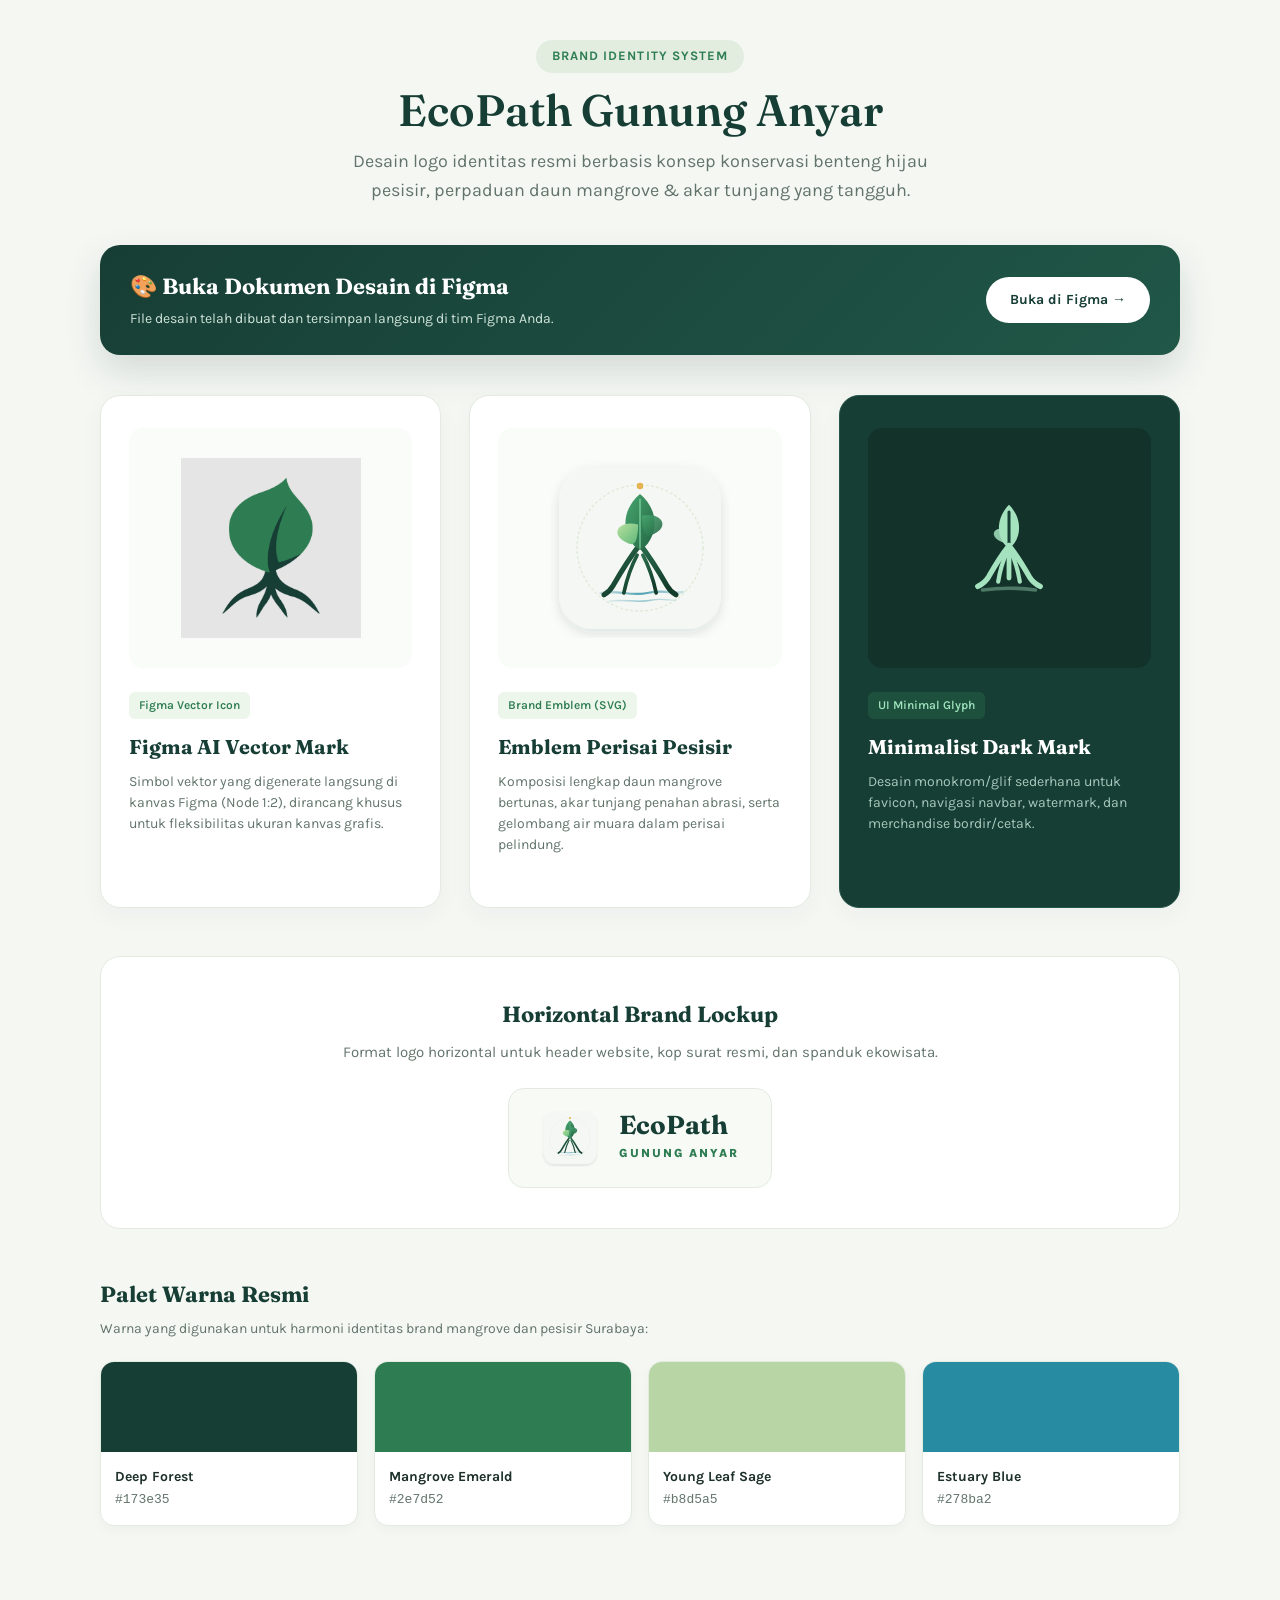
<file: assets/logo-showcase.html>
<!doctype html>
<html lang="id">
<head>
  <meta charset="utf-8">
  <meta name="viewport" content="width=device-width, initial-scale=1">
  <title>Logo & Brand Identity - EcoPath Gunung Anyar</title>
  <link rel="preconnect" href="https://fonts.googleapis.com">
  <link rel="preconnect" href="https://fonts.gstatic.com" crossorigin>
  <link href="https://fonts.googleapis.com/css2?family=Fraunces:opsz,wght@9..144,500;9..144,600;9..144,700&family=Karla:wght@400;500;600;700;800&display=swap" rel="stylesheet">
  <style>
    :root {
      --deep: #173e35;
      --green: #2e7d52;
      --leaf: #b8d5a5;
      --blue: #278ba2;
      --paper: #f5f7f3;
      --card-bg: #ffffff;
      --ink: #1d3029;
      --muted: #62746b;
      --border: #e3ebe1;
      --radius: 20px;
    }
    * { box-sizing: border-box; margin: 0; padding: 0; }
    body {
      font-family: 'Karla', sans-serif;
      background: var(--paper);
      color: var(--ink);
      line-height: 1.6;
      padding: 40px 20px 80px;
    }
    .container {
      max-width: 1080px;
      margin: 0 auto;
    }
    header {
      margin-bottom: 40px;
      text-align: center;
    }
    .badge {
      display: inline-block;
      padding: 6px 16px;
      background: #e2ede0;
      color: var(--green);
      border-radius: 99px;
      font-size: 13px;
      font-weight: 700;
      letter-spacing: 0.08em;
      text-transform: uppercase;
      margin-bottom: 12px;
    }
    h1 {
      font-family: 'Fraunces', serif;
      font-size: clamp(32px, 5vw, 44px);
      color: var(--deep);
      font-weight: 600;
      line-height: 1.15;
      margin-bottom: 12px;
    }
    p.lead {
      color: var(--muted);
      font-size: 18px;
      max-width: 620px;
      margin: 0 auto 24px;
    }
    .figma-banner {
      background: linear-gradient(135deg, #173e35 0%, #205747 100%);
      color: #fff;
      border-radius: var(--radius);
      padding: 24px 30px;
      display: flex;
      align-items: center;
      justify-content: space-between;
      gap: 20px;
      margin-bottom: 40px;
      box-shadow: 0 16px 36px rgba(23,62,53,0.15);
      flex-wrap: wrap;
    }
    .figma-banner h3 {
      font-family: 'Fraunces', serif;
      font-size: 22px;
      margin-bottom: 4px;
    }
    .figma-banner p {
      font-size: 14px;
      color: #d1e5db;
    }
    .btn {
      display: inline-flex;
      align-items: center;
      gap: 8px;
      background: #ffffff;
      color: var(--deep);
      padding: 12px 24px;
      border-radius: 99px;
      font-weight: 700;
      font-size: 14px;
      text-decoration: none;
      transition: transform 0.2s, box-shadow 0.2s;
    }
    .btn:hover {
      transform: translateY(-2px);
      box-shadow: 0 6px 20px rgba(0,0,0,0.15);
    }
    .grid {
      display: grid;
      grid-template-columns: repeat(auto-fit, minmax(320px, 1fr));
      gap: 28px;
      margin-bottom: 48px;
    }
    .card {
      background: var(--card-bg);
      border: 1px solid var(--border);
      border-radius: var(--radius);
      padding: 32px 28px;
      display: flex;
      flex-direction: column;
      box-shadow: 0 8px 24px rgba(23,62,53,0.04);
      transition: transform 0.2s;
    }
    .card:hover {
      transform: translateY(-3px);
    }
    .card.dark {
      background: var(--deep);
      color: #ffffff;
      border-color: #27564a;
    }
    .card.dark .card-title {
      color: #ffffff;
    }
    .card.dark .card-desc {
      color: #a8c9bc;
    }
    .preview-box {
      height: 240px;
      display: flex;
      align-items: center;
      justify-content: center;
      margin-bottom: 24px;
      border-radius: 14px;
      background: #fafcf9;
      position: relative;
      overflow: hidden;
    }
    .card.dark .preview-box {
      background: rgba(0,0,0,0.2);
    }
    .preview-box img, .preview-box svg {
      max-height: 180px;
      max-width: 180px;
      object-fit: contain;
    }
    .card-title {
      font-family: 'Fraunces', serif;
      font-size: 20px;
      color: var(--deep);
      margin-bottom: 8px;
    }
    .card-desc {
      font-size: 14px;
      color: var(--muted);
      line-height: 1.5;
      margin-bottom: 20px;
      flex-grow: 1;
    }
    .meta-tag {
      display: inline-block;
      font-size: 12px;
      font-weight: 600;
      color: var(--green);
      background: #edf6eb;
      padding: 4px 10px;
      border-radius: 6px;
      align-self: flex-start;
    }
    .card.dark .meta-tag {
      background: rgba(46,125,82,0.3);
      color: #9fe2bd;
    }
    /* Brand Lockup Showcase */
    .lockup-container {
      background: #ffffff;
      border: 1px solid var(--border);
      border-radius: var(--radius);
      padding: 40px;
      text-align: center;
      margin-bottom: 48px;
    }
    .brand-lockup {
      display: inline-flex;
      align-items: center;
      gap: 20px;
      padding: 20px 32px;
      background: #f7faf5;
      border-radius: 16px;
      border: 1px solid var(--border);
    }
    .lockup-logo {
      width: 58px;
      height: 58px;
    }
    .lockup-text {
      text-align: left;
    }
    .lockup-brand {
      font-family: 'Fraunces', serif;
      font-size: 26px;
      font-weight: 700;
      color: var(--deep);
      line-height: 1;
    }
    .lockup-sub {
      display: block;
      font-size: 12px;
      font-weight: 800;
      letter-spacing: 0.16em;
      text-transform: uppercase;
      color: var(--green);
      margin-top: 6px;
    }
    /* Color Palette Section */
    .palette-grid {
      display: grid;
      grid-template-columns: repeat(auto-fit, minmax(200px, 1fr));
      gap: 16px;
      margin-top: 20px;
    }
    .color-swatch {
      background: #fff;
      border: 1px solid var(--border);
      border-radius: 14px;
      overflow: hidden;
      box-shadow: 0 4px 12px rgba(0,0,0,0.03);
    }
    .swatch-fill {
      height: 90px;
    }
    .swatch-info {
      padding: 14px;
    }
    .swatch-name {
      font-weight: 700;
      font-size: 14px;
      margin-bottom: 2px;
    }
    .swatch-code {
      font-family: monospace;
      font-size: 13px;
      color: var(--muted);
    }
  </style>
</head>
<body>
  <div class="container">
    <header>
      <span class="badge">Brand Identity System</span>
      <h1>EcoPath Gunung Anyar</h1>
      <p class="lead">Desain logo identitas resmi berbasis konsep konservasi benteng hijau pesisir, perpaduan daun mangrove & akar tunjang yang tangguh.</p>
    </header>

    <!-- Figma Direct Banner -->
    <div class="figma-banner">
      <div>
        <h3>🎨 Buka Dokumen Desain di Figma</h3>
        <p>File desain telah dibuat dan tersimpan langsung di tim Figma Anda.</p>
      </div>
      <a class="btn" href="https://www.figma.com/design/TDRRp0AyHcJ9ybOqaJQcTO" target="_blank" rel="noopener">
        Buka di Figma →
      </a>
    </div>

    <!-- Logo Variations Grid -->
    <div class="grid">
      <!-- Variant 1: Figma AI Generated Icon Vector -->
      <div class="card">
        <div class="preview-box">
          <img src="./logo-ecopath.png" alt="Figma Generated Icon Logo">
        </div>
        <span class="meta-tag">Figma Vector Icon</span>
        <h4 class="card-title" style="margin-top:12px;">Figma AI Vector Mark</h4>
        <p class="card-desc">Simbol vektor yang digenerate langsung di kanvas Figma (Node 1:2), dirancang khusus untuk fleksibilitas ukuran kanvas grafis.</p>
      </div>

      <!-- Variant 2: SVG Vector Emblem -->
      <div class="card">
        <div class="preview-box">
          <img src="./logo-ecopath.svg" alt="Full Emblem SVG Logo">
        </div>
        <span class="meta-tag">Brand Emblem (SVG)</span>
        <h4 class="card-title" style="margin-top:12px;">Emblem Perisai Pesisir</h4>
        <p class="card-desc">Komposisi lengkap daun mangrove bertunas, akar tunjang penahan abrasi, serta gelombang air muara dalam perisai pelindung.</p>
      </div>

      <!-- Variant 3: Dark Mode Minimalist Mark -->
      <div class="card dark">
        <div class="preview-box">
          <div style="width: 120px; height: 120px; color: #a5e2be;">
            <svg viewBox="0 0 100 100" fill="none" stroke="currentColor">
              <path d="M50 14 C36 28 42 46 50 50 C58 46 64 28 50 14 Z" fill="currentColor" stroke="none" />
              <path d="M50 20 L50 48" stroke="#173e35" stroke-width="2.5" stroke-linecap="round" />
              <path d="M48 35 C38 31 32 40 44 45 C47 46 48 44 48 35 Z" fill="currentColor" opacity="0.85" stroke="none" />
              <path d="M50 48 Q 42 58, 33 74 Q 30 79, 24 82" stroke="currentColor" stroke-width="4.5" stroke-linecap="round" />
              <path d="M50 48 Q 58 58, 67 74 Q 70 79, 76 82" stroke="currentColor" stroke-width="4.5" stroke-linecap="round" />
              <path d="M48 54 Q 43 65, 41 78" stroke="currentColor" stroke-width="3.5" stroke-linecap="round" />
              <path d="M52 54 Q 57 65, 59 78" stroke="currentColor" stroke-width="3.5" stroke-linecap="round" />
              <path d="M50 50 L50 75" stroke="currentColor" stroke-width="4" stroke-linecap="round" />
              <path d="M28 85 Q 50 82, 72 85" stroke="currentColor" stroke-width="3" stroke-linecap="round" opacity="0.4" />
            </svg>
          </div>
        </div>
        <span class="meta-tag">UI Minimal Glyph</span>
        <h4 class="card-title" style="margin-top:12px;">Minimalist Dark Mark</h4>
        <p class="card-desc">Desain monokrom/glif sederhana untuk favicon, navigasi navbar, watermark, dan merchandise bordir/cetak.</p>
      </div>
    </div>

    <!-- Lockup Preview -->
    <div class="lockup-container">
      <h3 style="font-family:'Fraunces',serif; font-size: 22px; color: var(--deep); margin-bottom: 8px;">Horizontal Brand Lockup</h3>
      <p style="color: var(--muted); font-size: 15px; margin-bottom: 24px;">Format logo horizontal untuk header website, kop surat resmi, dan spanduk ekowisata.</p>
      <div class="brand-lockup">
        <div class="lockup-logo">
          <img src="./logo-ecopath.svg" alt="EcoPath Logo" style="width:100%; height:100%;">
        </div>
        <div class="lockup-text">
          <div class="lockup-brand">EcoPath</div>
          <span class="lockup-sub">Gunung Anyar</span>
        </div>
      </div>
    </div>

    <!-- Color Tokens -->
    <div>
      <h3 style="font-family:'Fraunces',serif; font-size: 22px; color: var(--deep); margin-bottom: 6px;">Palet Warna Resmi</h3>
      <p style="color: var(--muted); font-size: 14px;">Warna yang digunakan untuk harmoni identitas brand mangrove dan pesisir Surabaya:</p>
      <div class="palette-grid">
        <div class="color-swatch">
          <div class="swatch-fill" style="background:#173e35;"></div>
          <div class="swatch-info">
            <div class="swatch-name">Deep Forest</div>
            <div class="swatch-code">#173e35</div>
          </div>
        </div>
        <div class="color-swatch">
          <div class="swatch-fill" style="background:#2e7d52;"></div>
          <div class="swatch-info">
            <div class="swatch-name">Mangrove Emerald</div>
            <div class="swatch-code">#2e7d52</div>
          </div>
        </div>
        <div class="color-swatch">
          <div class="swatch-fill" style="background:#b8d5a5;"></div>
          <div class="swatch-info">
            <div class="swatch-name">Young Leaf Sage</div>
            <div class="swatch-code">#b8d5a5</div>
          </div>
        </div>
        <div class="color-swatch">
          <div class="swatch-fill" style="background:#278ba2;"></div>
          <div class="swatch-info">
            <div class="swatch-name">Estuary Blue</div>
            <div class="swatch-code">#278ba2</div>
          </div>
        </div>
      </div>
    </div>
  </div>
</body>
</html>
</file>
<file: styles.css>
@import url('https://fonts.googleapis.com/css2?family=Bebas+Neue&family=Plus+Jakarta+Sans:ital,wght@0,200..800;1,200..800&display=swap');

:root {
  --font-body: 'Plus Jakarta Sans', sans-serif;
  --font-display: 'Bebas Neue', Georgia, serif;
  --green: #2e7d52;
  --deep: #173e35;
  --leaf: #b8d5a5;
  --brown: #4e342e;
  --blue: #278ba2;
  --ink: #1d3029;
  --muted: #6d7d74;
  --paper: #f5f7f3;
  --white: #fff;
  --line: #e4e9e3;
  --radius: 24px;
  --shadow: 0 18px 55px rgba(27, 62, 48, .09)
}

* {
  box-sizing: border-box
}

html {
  scroll-behavior: smooth;
  scroll-padding-top: 100px;
  overflow-x: clip
}

body {
  margin: 0;
  background: var(--paper);
  color: var(--ink);
  font-family: var(--font-body);
  font-size: 17px;
  line-height: 1.6
}

img {
  max-width: 100%;
  display: block
}

a {
  color: inherit;
  text-decoration: none
}

button,
input,
textarea,
select {
  font: inherit
}

button,
a,
input,
textarea,
select {
  -webkit-tap-highlight-color: transparent
}

.wrap {
  width: min(1160px, calc(100% - 48px));
  margin-inline: auto
}

.announcement {
  background: var(--deep);
  color: #e5f0e2;
  font-size: 12px;
  letter-spacing: .025em;
  padding: 8px 0
}

.announcement .wrap {
  display: flex;
  justify-content: space-between;
  align-items: center;
  gap: 12px
}

.topbar {
  position: sticky;
  top: 0;
  z-index: 1000;
  background: rgba(255, 255, 255, .94);
  backdrop-filter: blur(16px);
  border-bottom: 1px solid rgba(29, 48, 41, .07)
}

.nav-row {
  height: 82px;
  display: flex;
  align-items: center;
  justify-content: space-between;
  gap: 28px
}

.brand {
  display: flex;
  align-items: center;
  gap: 11px;
  flex-shrink: 0
}

.brand-mark {
  width: 43px;
  height: 43px;
  background: #e8f1e4;
  color: var(--green);
  display: grid;
  place-items: center;
  border-radius: 15px
}

.brand-mark svg {
  width: 25px;
  height: 25px
}

.brand-mark img {
  width: 25px;
  height: 25px;
  object-fit: contain
}

.brand-name {
  font-family: var(--font-display);
  font-size: 19px;
  font-weight: 600;
  line-height: 1.1;
  letter-spacing: -.02em
}

.brand-name span {
  display: block;
  color: var(--green);
  font-size: 10px;
  font-weight: 700;
  letter-spacing: .12em;
  text-transform: uppercase;
  margin-top: 5px
}

.nav-links {
  display: flex;
  align-items: center;
  gap: 30px
}

.nav-links a {
  font-size: 13px;
  font-weight: 600;
  color: #68776f;
  transition: color .2s
}

.nav-links a:hover,
.nav-links a[aria-current=page] {
  color: var(--green)
}

.nav-actions {
  display: flex;
  align-items: center;
  gap: 12px
}

.menu-toggle {
  display: none;
  border: 0;
  background: #eff4ed;
  border-radius: 12px;
  padding: 10px;
  color: var(--deep);
  cursor: pointer
}

.btn {
  display: inline-flex;
  align-items: center;
  justify-content: center;
  gap: 9px;
  border: 0;
  border-radius: 999px;
  padding: 13px 20px;
  font-size: 13px;
  font-weight: 700;
  transition: transform .2s, background .2s;
  cursor: pointer
}

.btn:hover {
  transform: translateY(-2px)
}

.btn-primary {
  background: var(--green);
  color: white
}

.btn-dark {
  background: var(--deep);
  color: white
}

.btn-light {
  background: white;
  color: var(--deep)
}

.btn-outline {
  background: transparent;
  color: var(--deep);
  border: 1px solid #d6e0d5
}

.btn svg {
  width: 17px;
  height: 17px
}

.eyebrow {
  display: inline-flex;
  align-items: center;
  gap: 8px;
  color: var(--green);
  font-size: 11px;
  letter-spacing: .14em;
  text-transform: uppercase;
  font-weight: 800
}

h1,
h2,
h3,
p {
  margin-top: 0
}

h1,
h2,
h3 {
  font-family: var(--font-display);
  font-weight: 500;
  letter-spacing: -.015em
}

h1 {
  font-size: clamp(42px, 6.1vw, 76px);
  line-height: 1.04;
  margin: 17px 0
}

h2 {
  font-size: clamp(30px, 4vw, 47px);
  line-height: 1.12;
  margin: 12px 0
}

h3 {
  font-size: 20px;
  line-height: 1.3
}

.lead {
  color: var(--muted);
  max-width: 570px;
  font-size: 17px;
  line-height: 1.75
}

.hero {
  padding: 58px 0 46px;
  overflow: hidden
}

.hero-grid {
  display: grid;
  grid-template-columns: 1fr .94fr;
  gap: 58px;
  align-items: center
}

.hero-copy {
  padding: 20px 0
}

.hero-copy h1 em {
  font-style: normal;
  color: var(--green)
}

.hero-copy .lead {
  max-width: 485px
}

.hero-actions {
  display: flex;
  gap: 12px;
  flex-wrap: wrap;
  margin-top: 28px
}

.hero-note {
  display: flex;
  align-items: center;
  gap: 12px;
  margin-top: 35px;
  color: var(--muted);
  font-size: 12px
}

.hero-art {
  position: relative;
  border-radius: 20px
}

.hero-image {
  width: 100%;
  height: 490px;
  object-fit: cover;
  border-radius: 34px 34px 34px 100px;
  box-shadow: var(--shadow)
}

.floating-note {
  position: absolute;
  background: white;
  border-radius: 17px;
  padding: 15px 18px;
  box-shadow: var(--shadow);
  font-size: 11px;
  line-height: 1.5
}

.floating-note strong {
  display: block;
  font-family: var(--font-body);
  color: var(--deep);
  font-size: 17px;
  font-weight: 800
}

.note-top {
  top: 29px;
  left: -32px
}

.note-bottom {
  bottom: 25px;
  right: -20px;
  display: flex;
  align-items: center;
  gap: 12px
}

.note-icon {
  width: 38px;
  height: 38px;
  display: grid;
  place-items: center;
  border-radius: 12px;
  background: #e9f2e7;
  color: var(--green)
}

.note-icon svg {
  width: 20px
}

.stats-strip {
  display: grid;
  grid-template-columns: repeat(4, 1fr);
  background: #fff;
  border: 1px solid var(--line);
  border-radius: 21px;
  padding: 21px 12px;
  margin-top: 48px
}

.stat {
  padding: 3px 20px;
  text-align: center;
  border-right: 1px solid var(--line)
}

.stat:last-child {
  border: 0
}

.stat strong {
  font-family: var(--font-body);
  font-size: 25px;
  font-weight: 800;
  letter-spacing: -.04em;
  color: var(--deep);
  display: block
}

.stat span {
  font-size: 11px;
  color: var(--muted)
}

.section {
  padding: 92px 0
}

.section-tight {
  padding: 62px 0
}

.section-head {
  display: flex;
  justify-content: space-between;
  align-items: end;
  gap: 30px;
  margin-bottom: 32px
}

.section-head p {
  max-width: 450px;
  color: var(--muted);
  margin: 0
}

.story-grid {
  display: grid;
  grid-template-columns: 1fr 1fr;
  gap: 20px
}

.story-card {
  border-radius: var(--radius);
  padding: 30px;
  min-height: 286px;
  position: relative;
  overflow: hidden
}

.story-threat {
  background: #f1e7de
}

.story-answer {
  background: #e5eee2
}

.story-tag {
  display: inline-block;
  padding: 6px 11px;
  background: rgba(255, 255, 255, .7);
  border-radius: 999px;
  font-size: 10px;
  font-weight: 800;
  text-transform: uppercase;
  letter-spacing: .1em
}

.story-card h3 {
  position: relative;
  z-index: 1;
  margin: 18px 0 8px;
  max-width: 320px
}

.story-card p {
  position: relative;
  z-index: 1;
  color: #6e776d;
  max-width: 300px;
  font-size: 13px
}

.story-visual {
  position: absolute;
  width: 190px;
  height: 145px;
  right: 22px;
  bottom: -13px;
  overflow: hidden;
  border: 5px solid rgba(255, 255, 255, .72);
  border-radius: 52% 18px 34px 18px;
  box-shadow: 0 16px 35px rgba(18, 45, 34, .18);
  transform: rotate(-5deg);
  transition: transform .35s ease
}

.story-visual img {
  width: 100%;
  height: 100%;
  object-fit: cover
}

.story-visual span {
  position: absolute;
  right: 8px;
  bottom: 8px;
  padding: 5px 8px;
  border: 1px solid rgba(255, 255, 255, .35);
  border-radius: 999px;
  background: rgba(18, 50, 43, .75);
  color: #fff;
  font-size: 8px;
  font-weight: 800;
  letter-spacing: .1em;
  backdrop-filter: blur(8px)
}

.story-card:hover .story-visual {
  transform: rotate(0) translateY(-5px) scale(1.03)
}

.story-threat .story-visual {
  background: #e2c8b3
}

.story-answer .story-visual {
  background: #c9dfbf
}

.quiz-section {
  background: #edf3e9
}

.quiz-layout {
  display: grid;
  grid-template-columns: .8fr 1.2fr;
  gap: 80px;
  align-items: center
}

.quiz-intro h2 {
  font-size: clamp(38px, 4.4vw, 55px);
  margin: 15px 0
}

.quiz-intro>p {
  max-width: 390px;
  color: var(--muted);
  font-size: 15px
}

.quiz-stamp {
  display: inline-flex;
  align-items: center;
  gap: 12px;
  margin-top: 19px;
  padding: 10px 15px 10px 10px;
  background: #fff;
  border: 1px solid #e4e9e3;
  border-radius: 16px;
  box-shadow: 0 8px 24px rgba(20, 62, 51, .07)
}

.quiz-stamp>span:first-child {
  width: auto;
  height: auto;
  border-radius: 0;
  background: transparent;
  display: block;
  font-size: inherit
}

.quiz-stamp__photo {
  width: 52px;
  height: 52px;
  flex-shrink: 0;
  object-fit: cover;
  border-radius: 11px
}

.quiz-stamp strong,
.quiz-stamp small {
  display: block
}

.quiz-stamp strong {
  font-size: 12px;
  color: var(--deep)
}

.quiz-stamp small {
  font-size: 10px;
  color: var(--muted);
  margin-top: 2px
}

.quiz-card {
  background: #fff;
  border: 1px solid var(--line);
  border-radius: 26px;
  padding: 29px;
  box-shadow: var(--shadow);
  min-height: 360px
}

.quiz-card-top {
  display: flex;
  align-items: center;
  justify-content: space-between;
  margin-bottom: 15px
}

.quiz-kicker {
  font-size: 10px;
  letter-spacing: .13em;
  color: var(--green);
  font-weight: 800
}

.quiz-step {
  font-size: 14px;
  color: var(--deep);
  font-weight: 800
}

.quiz-step span {
  color: #9aa89e;
  font-weight: 600
}

.quiz-progress {
  height: 5px;
  border-radius: 9px;
  background: #edf1eb;
  overflow: hidden
}

.quiz-progress>span {
  display: block;
  height: 100%;
  width: 0;
  border-radius: 9px;
  background: #72a55f;
  transition: width .35s ease
}

.quiz-question {
  font-family: var(--font-display);
  font-weight: 500;
  font-size: 25px;
  line-height: 1.25;
  color: var(--deep);
  margin: 25px 0 17px
}

.quiz-options {
  display: grid;
  gap: 9px
}

.quiz-card [hidden] {
  display: none
}

.quiz-option {
  width: 100%;
  text-align: left;
  padding: 12px 15px;
  border: 1px solid #e3e9e2;
  border-radius: 13px;
  background: #fff;
  color: #40534a;
  font-size: 13px;
  line-height: 1.5;
  cursor: pointer;
  transition: border-color .2s, background .2s, transform .2s
}

.quiz-option:not(:disabled):hover {
  border-color: #90b286;
  background: #f7faf4;
  transform: translateX(2px)
}

.quiz-option:focus-visible,
.quiz-next:focus-visible,
.quiz-result .btn:focus-visible {
  outline: 3px solid #a9cb91;
  outline-offset: 3px
}

.quiz-option:disabled {
  cursor: default
}

.quiz-option.is-correct {
  border-color: #72a55f;
  background: #edf6e9;
  color: #275c37
}

.quiz-option.is-incorrect {
  border-color: #d29a80;
  background: #fbf0e9;
  color: #774936
}

.quiz-feedback {
  padding: 10px 12px;
  border-radius: 11px;
  background: #fbf0e9;
  color: #76503e;
  font-size: 12px;
  margin: 13px 0 0
}

.quiz-feedback.is-correct {
  background: #edf6e9;
  color: #356140
}

.quiz-next {
  margin-top: 15px
}

.quiz-result {
  padding: 25px 0 12px;
  text-align: center
}

.quiz-result-visual {
  width: min(100%, 360px);
  height: 140px;
  margin: 0 auto 20px;
  object-fit: cover;
  border-radius: 18px
}

.quiz-result h3 {
  margin: 8px 0;
  font-size: 28px;
  color: var(--deep)
}

.quiz-result p {
  font-size: 13px;
  color: var(--muted);
  margin: 0 auto 18px;
  max-width: 340px
}

@media(max-width:900px) {
  .quiz-layout {
    gap: 38px;
    grid-template-columns: .8fr 1.2fr
  }
}

@media(max-width:700px) {
  .quiz-layout {
    grid-template-columns: 1fr;
    gap: 25px
  }

  .quiz-card {
    padding: 22px;
    min-height: 0
  }

  .quiz-question {
    font-size: 23px;
    margin-top: 21px
  }
}

.map-layout {
  display: grid;
  grid-template-columns: 1.18fr .82fr;
  gap: 22px;
  align-items: stretch;
}

.map-card {
  min-height: 410px;
  height: 100%;
  border-radius: var(--radius);
  overflow: hidden;
  background: #e7eee8;
  border: 1px solid var(--line);
  box-shadow: var(--shadow);
}

#eco-map {
  width: 100%;
  height: 100%;
  min-height: 410px;
}

.map-details {
  display: flex;
  flex-direction: column;
  justify-content: space-between;
  gap: 12px;
  margin-top: 0;
}

.map-point {
  display: grid;
  grid-template-columns: 56px minmax(0, 1fr);
  align-items: center;
  gap: 13px;
  flex: 1;
  min-height: 84px;
  background: #fff;
  padding: 11px 14px;
  border: 1px solid var(--line);
  border-radius: 18px;
  font-size: 13px;
  font-weight: 700;
  transition: transform .22s ease, box-shadow .22s ease, border-color .22s ease;
  cursor: pointer;
}

.map-point:hover {
  transform: translateY(-3px);
  box-shadow: 0 12px 26px rgba(27, 62, 48, .1);
  border-color: #c4d7c0;
}

.map-point>img {
  width: 56px;
  height: 56px;
  object-fit: cover;
  border-radius: 12px;
}

.map-point>div {
  min-width: 0;
}

.map-point span {
  display: block;
  color: var(--muted);
  font-size: 11px;
  font-weight: 400;
  margin-top: 3px;
}

.leaflet-container {
  font-family: var(--font-body);
}

.leaflet-popup-content-wrapper {
  border-radius: 12px;
}

.custom-marker {
  background: var(--green);
  border: 3px solid white;
  border-radius: 50%;
  box-shadow: 0 3px 12px #163c3570;
}

.carbon-card {
  display: grid;
  grid-template-columns: .92fr 1.08fr;
  gap: 38px;
  align-items: center;
  margin-top: 24px;
  background: white;
  border: 1px solid var(--line);
  border-radius: var(--radius);
  padding: 32px;
  box-shadow: var(--shadow);
}

.carbon-card h3 {
  margin: 10px 0 8px;
}

.carbon-card .carbon-results {
  margin-top: 0;
  margin-bottom: 14px;
}

.carbon-card label,
.field label {
  display: block;
  font-size: 12px;
  font-weight: 700;
  color: var(--deep);
  margin-bottom: 8px
}

.input-wrap {
  position: relative
}

.input-wrap input {
  width: 100%;
  height: 54px;
  border: 1px solid #dce5dc;
  border-radius: 13px;
  background: #fbfcfa;
  padding: 0 60px 0 15px;
  outline: none
}

.input-wrap input:focus,
.field input:focus,
.field textarea:focus,
.field select:focus {
  border-color: var(--green);
  box-shadow: 0 0 0 3px #2e7d521c
}

.input-unit {
  position: absolute;
  right: 15px;
  top: 50%;
  transform: translateY(-50%);
  color: var(--muted);
  font-size: 12px
}

.carbon-results {
  display: grid;
  grid-template-columns: 1fr 1fr;
  gap: 12px;
  margin: 17px 0
}

.result-box {
  border-radius: 14px;
  background: #eff5ec;
  padding: 16px
}

.result-box span {
  display: block;
  font-size: 10px;
  color: var(--muted)
}

.result-box strong {
  font-family: var(--font-body);
  font-size: 21px;
  font-weight: 800;
  color: var(--green)
}

.fine-print {
  font-size: 10px;
  color: var(--muted);
  margin: 0
}

.adoption {
  background: var(--deep);
  color: #fff;
  border-radius: 28px;
  padding: 34px;
  display: grid;
  grid-template-columns: minmax(0, .78fr) minmax(0, 1.22fr);
  gap: 30px;
  align-items: center
}

.adoption p {
  color: #bfd0c5;
  margin-bottom: 0;
  font-size: 13px
}

.progress-top {
  display: flex;
  justify-content: space-between;
  align-items: center;
  font-size: 12px;
  margin-bottom: 11px
}

.progress-track {
  height: 11px;
  border-radius: 20px;
  background: #49645a;
  overflow: hidden
}

.progress-fill {
  height: 100%;
  width: 67%;
  background: #c5dc91;
  border-radius: 20px;
  transition: width .5s
}

.progress-note {
  font-size: 10px;
  color: #c3d2c8;
  margin-top: 11px
}

.page-hero {
  padding: 76px 0 56px;
  background: #edf3e9;
  position: relative;
  overflow: hidden
}

.page-hero .wrap {
  position: relative;
  z-index: 1
}

.page-hero h1 {
  font-size: clamp(42px, 5.6vw, 65px);
  max-width: 800px
}

.page-hero .lead {
  max-width: 650px
}

.page-hero:after {
  content: "";
  position: absolute;
  width: 360px;
  height: 360px;
  border-radius: 50%;
  background: #dce9d4;
  right: -100px;
  top: -150px
}

.page-hero.contact-hero {
  display: flex;
  align-items: center;
  min-height: 500px;
  padding: 76px 0;
  background: var(--deep);
  color: #fff;
  isolation: isolate
}

.contact-hero:before {
  content: "";
  position: absolute;
  inset: 0;
  z-index: 0;
  background: linear-gradient(90deg, rgba(10, 35, 29, .9) 0%, rgba(10, 35, 29, .68) 46%, rgba(10, 35, 29, .2) 100%)
}

.contact-hero:after {
  width: 100%;
  height: 100%;
  inset: 0;
  border-radius: 0;
  background: radial-gradient(ellipse at 76% 32%, rgba(205, 226, 172, .2), transparent 42%);
  opacity: .65;
  animation: contact-glow 9s ease-in-out infinite alternate
}

.contact-hero__backdrop {
  position: absolute;
  inset: 0;
  z-index: -1;
  overflow: hidden
}

.contact-hero__backdrop img {
  width: 100%;
  height: 100%;
  object-fit: cover;
  object-position: center 55%;
  filter: saturate(.82);
  transform: scale(1.08);
  animation: contact-drift 28s ease-in-out infinite alternate
}

.contact-hero__content {
  z-index: 1
}

.contact-hero__tag {
  display: inline-flex;
  margin-bottom: 23px;
  padding: 7px 12px;
  border: 1px solid rgba(255, 255, 255, .35);
  border-radius: 999px;
  background: rgba(255, 255, 255, .1);
  color: #eff5e7;
  font-size: 10px;
  font-weight: 700;
  letter-spacing: .11em;
  text-transform: uppercase;
  backdrop-filter: blur(8px);
  animation: contact-rise .7s both
}

.contact-hero .eyebrow {
  color: #d2e6ad;
  animation: contact-rise .7s .08s both
}

.contact-hero h1 {
  max-width: 760px;
  color: #fff;
  text-shadow: 0 3px 24px rgba(0, 0, 0, .18);
  animation: contact-rise .8s .16s both
}

.contact-hero .lead {
  max-width: 590px;
  color: #e0e9df;
  animation: contact-rise .8s .24s both
}

.contact-hero__actions {
  display: flex;
  align-items: center;
  gap: 22px;
  flex-wrap: wrap;
  margin-top: 27px;
  animation: contact-rise .8s .32s both
}

.contact-hero__actions .btn {
  min-height: 48px
}

.contact-hero__link {
  display: inline-flex;
  align-items: center;
  gap: 8px;
  color: #fff;
  font-size: 12px;
  font-weight: 700;
  transition: color .2s, transform .2s
}

.contact-hero__link:hover {
  color: #d2e6ad;
  transform: translateY(-2px)
}

.contact-hero__link svg {
  width: 17px;
  height: 17px
}

@keyframes contact-drift {
  from {
    transform: scale(1.08) translate3d(0, 0, 0)
  }

  to {
    transform: scale(1.16) translate3d(-1.2%, -.6%, 0)
  }
}

@keyframes contact-glow {
  from {
    opacity: .35
  }

  to {
    opacity: .85
  }
}

@keyframes contact-rise {
  from {
    opacity: 0;
    transform: translateY(16px)
  }

  to {
    opacity: 1;
    transform: translateY(0)
  }
}

@media(prefers-reduced-motion:reduce) {

  .contact-hero__backdrop img,
  .contact-hero:after,
  .contact-hero__tag,
  .contact-hero .eyebrow,
  .contact-hero h1,
  .contact-hero .lead,
  .contact-hero__actions {
    animation: none
  }

  .contact-hero__backdrop img {
    transform: none
  }
}

.about-story {
  display: grid;
  grid-template-columns: 1fr 1fr;
  gap: 50px;
  align-items: center
}

.about-photo {
  width: 100%;
  height: 410px;
  object-fit: cover;
  border-radius: 24px 24px 24px 75px
}

.check-list {
  display: grid;
  gap: 14px;
  padding: 0;
  margin: 20px 0 0;
  list-style: none
}

.check-list li {
  display: flex;
  gap: 12px;
  align-items: flex-start;
  font-size: 14px;
  color: #54655a
}

.check {
  width: 23px;
  height: 23px;
  border-radius: 50%;
  background: #e7f1e2;
  display: grid;
  place-items: center;
  color: var(--green);
  flex-shrink: 0;
  font-size: 12px
}

.benefits-grid {
  display: grid;
  grid-template-columns: repeat(3, 1fr);
  align-items: start;
  gap: 16px
}

.benefits-grid>.benefit-card {
  align-self: start;
  height: max-content
}

.guidelines-grid {
  align-items: start
}

.guidelines-grid>.guideline-card {
  align-self: start;
  height: max-content
}

.benefit-card,
.guideline-card,
.species-card,
.article-card {
  background: #fff;
  border: 1px solid var(--line);
  border-radius: 20px;
  padding: 24px
}

.benefit-card p,
.guideline-card p,
.species-card p,
.article-card p {
  font-size: 13px;
  color: var(--muted);
  margin-bottom: 0
}

.guidelines-grid {
  display: grid;
  grid-template-columns: repeat(3, 1fr);
  gap: 16px
}

.guideline-card .number {
  font-family: var(--font-body);
  color: #9bad95;
  font-size: 13px;
  font-weight: 800
}

.guideline-card h3 {
  font-size: 17px;
  margin: 13px 0 8px
}

.species-grid {
  display: grid;
  grid-template-columns: repeat(3, 1fr);
  gap: 17px
}

.species-card {
  padding: 0;
  overflow: hidden;
  transition: transform .2s, box-shadow .2s
}

.species-card:hover {
  transform: translateY(-4px);
  box-shadow: var(--shadow)
}

.species-photo {
  width: 100%;
  height: 200px;
  object-fit: cover
}

.species-art {
  height: 190px;
  display: grid;
  place-items: center;
  font-size: 68px;
  position: relative;
  overflow: hidden
}

.species-art:before,
.species-art:after {
  content: "";
  position: absolute;
  background: rgba(255, 255, 255, .25);
  border-radius: 50%
}

.species-art:before {
  width: 170px;
  height: 170px;
  left: -35px;
  bottom: -100px
}

.species-art:after {
  width: 120px;
  height: 120px;
  right: -35px;
  top: -58px
}

.species-art span {
  position: relative;
  z-index: 1
}

.art-mangrove {
  background: #dce9d4
}

.art-bird {
  background: #e4eff0
}

.art-crab {
  background: #f2e5d7
}

.art-monkey {
  background: #eee5d9
}

.art-api {
  background: #dfece7
}

.art-heron {
  background: #e5e9d8
}

.species-content {
  padding: 19px
}

.species-content .label {
  font-size: 9px;
  color: var(--green);
  font-weight: 800;
  text-transform: uppercase;
  letter-spacing: .12em
}

.species-content h3 {
  margin: 5px 0;
  font-size: 18px
}

.species-content em {
  font-size: 11px;
  color: var(--muted)
}

.species-content p {
  margin-top: 11px
}

.tour-frame {
  width: 100%;
  height: auto;
  aspect-ratio: 3 / 2;
  border-radius: 24px;
  overflow: hidden;
  background: #dce8df;
  position: relative
}

#tour-viewer {
  height: 100%;
  width: 100%;
  position: relative;
  overflow: hidden
}

.tour-photo {
  display: block;
  height: 100%;
  width: 100%;
  object-fit: cover;
  user-select: none;
  touch-action: pan-y;
  opacity: 0;
  transition: opacity .35s ease, transform .2s ease;
  cursor: zoom-in
}

.tour-photo.is-visible {
  opacity: 1
}

#tour-viewer.is-zoomed .tour-photo {
  cursor: grab;
  touch-action: none
}

#tour-viewer.is-dragging .tour-photo {
  cursor: grabbing;
  transition: none
}

.tour-photo-caption {
  position: absolute;
  right: 24px;
  bottom: 22px;
  left: 24px;
  z-index: 1;
  color: #fff;
  font-family: var(--font-display);
  font-size: clamp(18px, 2.4vw, 28px);
  text-shadow: 0 2px 12px rgba(0, 0, 0, .6)
}

#tour-viewer:after {
  position: absolute;
  inset: auto 0 0;
  height: 34%;
  background: linear-gradient(transparent, rgba(10, 30, 23, .6));
  content: "";
  pointer-events: none
}

.tour-photo-controls {
  position: absolute;
  top: 16px;
  right: 16px;
  z-index: 2;
  display: flex;
  gap: 7px
}

.tour-photo-controls button {
  min-width: 38px;
  height: 38px;
  padding: 0 10px;
  border: 1px solid rgba(255, 255, 255, .72);
  border-radius: 12px;
  background: rgba(18, 55, 46, .78);
  color: #fff;
  font: inherit;
  font-weight: 700;
  cursor: pointer;
  backdrop-filter: blur(8px);
  transition: background .2s, transform .2s
}

.tour-photo-controls button:hover:not(:disabled) {
  background: var(--green);
  transform: translateY(-2px)
}

.tour-photo-controls button:disabled {
  opacity: .48;
  cursor: not-allowed
}

.tour-controls {
  display: flex;
  gap: 10px;
  flex-wrap: wrap;
  margin-top: 15px
}

.tour-button {
  display: inline-flex;
  align-items: center;
  gap: 10px;
  border: 1px solid var(--line);
  background: #fff;
  color: var(--deep);
  border-radius: 999px;
  padding: 6px 15px 6px 6px;
  cursor: pointer;
  font-size: 12px;
  font-weight: 700;
  transition: transform .2s, box-shadow .2s, border-color .2s
}

.tour-button:hover {
  transform: translateY(-2px);
  box-shadow: 0 8px 20px rgba(27, 62, 48, .1)
}

.tour-button img {
  width: 37px;
  height: 37px;
  object-fit: cover;
  border-radius: 50%
}

.tour-button.active {
  background: var(--deep);
  color: #fff;
  border-color: var(--deep)
}

.article-grid {
  display: grid;
  grid-template-columns: repeat(3, 1fr);
  gap: 16px
}

.article-card {
  padding: 0;
  overflow: hidden
}

.article-infographic {
  display: block;
  width: 100%;
  height: 220px;
  object-fit: cover;
  border-radius: 18px
}

.article-content {
  padding: 20px
}

.article-content .label {
  font-size: 9px;
  color: var(--green);
  font-weight: 800;
  text-transform: uppercase;
  letter-spacing: .12em
}

.article-content h3 {
  font-size: 17px;
  margin: 9px 0
}

.read-more {
  display: inline-block;
  color: var(--green);
  font-weight: 700;
  font-size: 11px;
  margin-top: 15px
}

.article-detail-list {
  display: grid;
  gap: 16px
}

.article-detail {
  padding: 30px;
  background: #fff;
  border: 1px solid var(--line);
  border-left: 4px solid #137458;
  border-radius: 20px;
  scroll-margin-top: 110px
}

.article-detail:nth-child(2) {
  border-left-color: #278ba2
}

.article-detail:nth-child(3) {
  border-left-color: #d76543
}

.article-detail h2 {
  max-width: 780px;
  font-size: clamp(27px, 3vw, 36px);
  margin: 10px 0
}

.article-detail>p {
  max-width: 850px;
  color: var(--muted)
}

.article-detail-points {
  display: grid;
  grid-template-columns: repeat(2, 1fr);
  gap: 12px
}

.article-detail-points>div {
  padding: 16px;
  border-radius: 14px;
  background: #f7f9f4
}

.article-detail-points strong {
  font-size: 14px;
  color: var(--deep)
}

.article-detail-points p {
  margin: 6px 0 0;
  color: var(--muted);
  font-size: 13px
}

.article-detail-back {
  display: inline-block;
  margin-top: 18px;
  color: var(--green);
  font-size: 12px;
  font-weight: 700
}

.contact-grid {
  display: grid;
  grid-template-columns: .78fr 1.22fr;
  gap: 24px;
  align-items: start
}

.contact-aside {
  background: var(--deep);
  color: white;
  border-radius: 24px;
  padding: 29px
}

.contact-aside p {
  color: #bed0c4;
  font-size: 13px
}

.contact-item {
  display: flex;
  gap: 13px;
  margin: 24px 0;
  align-items: flex-start
}

.contact-item-icon {
  width: 39px;
  height: 39px;
  display: grid;
  place-items: center;
  background: transparent;
  flex-shrink: 0
}

.contact-item-icon svg {
  width: 23px;
  height: 23px
}

.contact-item strong {
  display: block;
  font-size: 12px
}

.contact-item span {
  display: block;
  color: #bfd0c4;
  font-size: 11px;
  margin-top: 3px
}

.social-links {
  display: flex;
  gap: 9px;
  margin-top: 27px
}

.social-links a {
  width: 36px;
  height: 36px;
  display: grid;
  place-items: center;
  border: 1px solid #557467;
  border-radius: 50%;
  font-size: 12px
}

.social-links img {
  width: 22px;
  height: 22px;
  object-fit: contain
}

.form-card {
  padding: 30px;
  background: #fff;
  border: 1px solid var(--line);
  border-radius: 24px
}

.form-grid {
  display: grid;
  grid-template-columns: 1fr 1fr;
  gap: 17px
}

.field {
  margin-bottom: 17px
}

.field input,
.field textarea,
.field select {
  width: 100%;
  border: 1px solid #dce5dc;
  background: #fbfcfa;
  border-radius: 12px;
  padding: 13px;
  outline: none;
  color: var(--ink)
}

.field textarea {
  min-height: 115px;
  resize: vertical
}

.field.full {
  grid-column: 1/-1
}

.form-status {
  font-size: 12px;
  color: var(--green);
  min-height: 20px;
  margin-top: 12px
}

.map-embed {
  height: 250px;
  border: 0;
  border-radius: 18px;
  width: 100%;
  margin-top: 24px
}

.hours {
  border-top: 1px solid #dce8df;
  margin-top: 20px;
  padding-top: 16px;
  font-size: 11px;
  color: #cfddd4
}

.footer {
  margin-top: 60px;
  background: #132f29;
  color: #fff;
  padding: 52px 0 24px
}

.footer-grid {
  display: grid;
  grid-template-columns: 1.4fr .7fr .9fr;
  gap: 45px;
  padding-bottom: 38px
}

.footer .brand-name {
  color: #fff
}

.footer .brand-name span {
  color: #b4d197
}

.footer-description {
  font-size: 12px;
  color: #b5c8bd;
  max-width: 310px;
  margin-top: 15px
}

.footer h3 {
  font-size: 13px;
  letter-spacing: 0;
  margin: 6px 0 16px
}

.footer-links {
  display: grid;
  gap: 10px;
  color: #bfd0c5;
  font-size: 12px
}

.footer-bottom {
  padding-top: 18px;
  border-top: 1px solid #345047;
  display: flex;
  justify-content: space-between;
  gap: 15px;
  color: #a6bbb0;
  font-size: 10px
}

.toast {
  position: fixed;
  right: 20px;
  bottom: 20px;
  z-index: 1200;
  background: var(--deep);
  color: white;
  padding: 13px 18px;
  border-radius: 13px;
  box-shadow: var(--shadow);
  font-size: 12px;
  opacity: 0;
  transform: translateY(12px);
  transition: .25s;
  pointer-events: none
}

.toast.show {
  opacity: 1;
  transform: translateY(0)
}

@media(max-width:900px) {
  .hero-grid {
    gap: 28px
  }

  .hero-image {
    height: 420px
  }

  .nav-links {
    gap: 18px
  }

  .nav-links a {
    font-size: 12px
  }

  .nav-actions .btn {
    padding: 11px 15px
  }

  .split-layout,
  .map-layout {
    gap: 20px
  }

  .footer-grid {
    gap: 25px
  }
}

@media(max-width:700px) {
  .wrap {
    width: calc(100% - 32px);
    max-width: 100%;
  }

  .announcement .wrap {
    justify-content: center;
    text-align: center
  }

  .announcement .wrap span:last-child {
    display: none
  }

  .nav-row {
    height: 70px
  }

  .menu-toggle {
    display: grid;
    place-items: center
  }

  .nav-actions>.btn {
    display: none
  }

  .nav-links {
    display: none;
    position: absolute;
    top: 70px;
    left: 0;
    right: 0;
    background: white;
    padding: 15px 24px 23px;
    border-bottom: 1px solid var(--line);
    box-shadow: 0 16px 25px #183a2612;
    align-items: stretch;
    gap: 0;
    flex-direction: column
  }

  .nav-links.open {
    display: flex
  }

  .nav-links a {
    padding: 12px 0;
    border-bottom: 1px solid #eef0ec;
    font-size: 14px
  }

  .nav-links a:last-child {
    border: 0
  }

  .hero {
    padding: 30px 0 27px
  }

  .hero-grid {
    grid-template-columns: 1fr;
    gap: 22px
  }

  .hero-copy {
    padding: 12px 0 0
  }

  .hero-copy h1 {
    font-size: 48px
  }

  .hero-copy .lead {
    font-size: 15px
  }

  .hero-image {
    height: 330px;
    border-radius: 25px 25px 25px 68px
  }

  .note-top {
    left: 10px;
    top: 14px
  }

  .note-bottom {
    right: 10px;
    bottom: 13px
  }

  .stats-strip {
    grid-template-columns: 1fr 1fr;
    margin-top: 23px;
    padding: 11px
  }

  .stat {
    padding: 12px 6px;
    border-right: 0;
    border-bottom: 1px solid var(--line)
  }

  .stat:nth-child(odd) {
    border-right: 1px solid var(--line)
  }

  .stat:nth-child(n+3) {
    border-bottom: 0
  }

  .stat strong {
    font-size: 22px
  }

  .section {
    padding: 65px 0
  }

  .section-tight {
    padding: 48px 0
  }

  .section-head {
    display: block
  }

  .section-head p {
    margin-top: 12px
  }

  .story-grid,
  .split-layout,
  .map-layout,
  .about-story,
  .contact-grid {
    grid-template-columns: 1fr;
    gap: 18px
  }

  .story-card {
    min-height: 255px;
    padding: 23px
  }

  .story-visual {
    width: 105px;
    height: 105px
  }

  .map-card {
    height: 330px;
    min-height: 330px;
  }

  #eco-map {
    min-height: 330px;
  }

  .map-details {
    display: grid;
    grid-template-columns: 1fr 1fr;
    gap: 10px;
  }

  .map-point {
    padding: 10px;
    font-size: 12px;
  }

  .carbon-card {
    grid-template-columns: 1fr;
    gap: 22px;
    padding: 24px;
  }

  .adoption {
    grid-template-columns: 1fr;
    padding: 25px;
    gap: 21px
  }

  .page-hero {
    padding: 55px 0 42px
  }

  .page-hero:after {
    width: 230px;
    height: 230px;
    right: -120px;
    top: -90px
  }

  .page-hero h1 {
    font-size: 43px
  }

  .page-hero .lead {
    font-size: 15px
  }

  .page-hero.contact-hero {
    min-height: 470px;
    padding: 58px 0
  }

  .contact-hero:before {
    background: linear-gradient(90deg, rgba(10, 35, 29, .86), rgba(10, 35, 29, .56))
  }

  .contact-hero__backdrop img {
    object-position: 58% center
  }

  .contact-hero__tag {
    margin-bottom: 18px;
    font-size: 9px
  }

  .contact-hero__actions {
    align-items: flex-start;
    gap: 17px;
    flex-direction: column
  }

  .about-photo {
    height: 300px
  }

  .benefits-grid,
  .guidelines-grid {
    grid-template-columns: 1fr
  }

  .benefit-card,
  .guideline-card {
    padding: 21px
  }

  .species-grid {
    grid-template-columns: 1fr 1fr;
    gap: 11px
  }

  .species-art {
    height: 130px;
    font-size: 48px
  }

  .species-content {
    padding: 14px
  }

  .species-content h3 {
    font-size: 15px
  }

  .species-content p {
    font-size: 11px
  }

  .article-grid {
    grid-template-columns: 1fr
  }

  .tour-frame {
    height: auto
  }

  .form-card {
    padding: 22px
  }

  .form-grid {
    grid-template-columns: 1fr;
    gap: 0
  }

  .field.full {
    grid-column: auto
  }

  .footer-grid {
    grid-template-columns: 1fr 1fr;
    gap: 26px
  }

  .footer-grid>div:first-child {
    grid-column: 1/-1
  }

  .footer-bottom {
    flex-direction: column
  }

  .contact-aside {
    padding: 25px
  }
}

body.home-page {
  --green: #137458;
  --deep: #123f37;
  --leaf: #d9f16a;
  --blue: #168b9b;
  --ink: #173c34;
  --muted: #5e7168;
  --paper: #fffaf1;
  --line: #e9e1d2;
  --shadow: 0 20px 55px rgba(20, 62, 51, .13);
  background: var(--paper);
}

body.home-page .announcement {
  background: #123f37;
  color: #f5f5d9
}

body.home-page .topbar {
  background: rgba(255, 250, 241, .94);
  border-bottom-color: #e9e1d2
}

body.home-page .brand-mark {
  background: #e5f1d6;
  color: #137458
}

body.home-page .brand-name span {
  color: #d56545
}

body.home-page .btn-primary {
  background: #137458;
  box-shadow: 0 7px 18px rgba(19, 116, 88, .19)
}

body.home-page .btn-primary:hover {
  background: #0e6049
}

body.home-page .btn-outline {
  border-color: #d8cbb8;
  background: rgba(255, 255, 255, .55)
}

body.home-page .eyebrow {
  color: #bb583b
}

body.home-page .hero {
  position: relative;
  isolation: isolate;
  padding: 72px 0 48px;
  background:
    radial-gradient(ellipse at 92% 10%, rgba(217, 241, 106, .43), transparent 25%),
    radial-gradient(ellipse at 6% 85%, rgba(241, 153, 107, .16), transparent 27%),
    linear-gradient(135deg, #fffaf1 0%, #f3f5e7 56%, #e8f3e8 100%);
}

body.home-page .hero:after {
  content: "";
  position: absolute;
  z-index: -1;
  width: 230px;
  height: 230px;
  top: 25px;
  left: -145px;
  border: 1px solid rgba(19, 116, 88, .15);
  border-radius: 50%;
  box-shadow: 0 0 0 24px rgba(19, 116, 88, .035), 0 0 0 50px rgba(19, 116, 88, .025);
}

body.home-page .hero-grid {
  gap: 65px
}

body.home-page .hero-copy {
  position: relative;
  z-index: 1
}

body.home-page .hero-copy>.eyebrow {
  padding: 8px 13px;
  border: 1px solid #e8dccb;
  border-radius: 999px;
  background: rgba(255, 255, 255, .7);
  letter-spacing: .11em
}

body.home-page h1 {
  font-size: clamp(48px, 6vw, 72px);
  line-height: 1.04
}

body.home-page .hero-copy h1 em {
  color: #d76543
}

body.home-page .hero-copy .lead {
  color: #596e64;
  font-size: 17px
}

body.home-page .hero-actions {
  gap: 14px
}

body.home-page .hero-actions .btn {
  min-height: 50px
}

body.home-page .hero-note {
  color: #51675d
}

body.home-page .hero-art:before {
  content: "";
  position: absolute;
  z-index: -1;
  width: 94px;
  height: 94px;
  top: -26px;
  right: -22px;
  border-radius: 28px 50% 50%;
  background: #d9f16a;
  transform: rotate(15deg);
}

body.home-page .hero-image {
  height: 475px;
  border: 8px solid rgba(255, 255, 255, .8);
  border-radius: 160px 26px 145px 26px;
  box-shadow: 0 24px 55px rgba(20, 62, 51, .19);
}

body.home-page .floating-note {
  border: 1px solid rgba(18, 63, 55, .08);
  box-shadow: 0 14px 36px rgba(20, 62, 51, .16)
}

body.home-page .note-top {
  top: 42px;
  left: -42px
}

body.home-page .note-top strong {
  color: #d76543
}

body.home-page .note-bottom {
  right: -22px;
  bottom: 35px
}

body.home-page .note-icon {
  background: #e5f1d6;
  color: #137458
}

body.home-page .stats-strip {
  position: relative;
  z-index: 2;
  margin-top: 42px;
  padding: 19px 12px;
  border: 1px solid #e9e1d2;
  border-radius: 22px;
  box-shadow: 0 14px 38px rgba(20, 62, 51, .08);
}

body.home-page .stat strong {
  color: #137458
}

body.home-page .stat:nth-child(2) strong {
  color: #d76543
}

body.home-page .section-head h2 {
  color: #173c34
}

body.home-page .story-grid {
  gap: 22px
}

body.home-page .story-card {
  min-height: 300px;
  padding: 32px;
  border-radius: 26px
}

body.home-page .story-threat {
  background: linear-gradient(135deg, #fff0e6, #f8dfcf)
}

body.home-page .story-answer {
  background: linear-gradient(135deg, #155e4b, #123f37);
  color: #fff
}

body.home-page .story-tag {
  background: rgba(255, 255, 255, .78);
  color: #ae5037
}

body.home-page .story-answer .story-tag {
  color: #174c3e
}

body.home-page .story-card h3 {
  font-size: 25px;
  max-width: 320px
}

body.home-page .story-card p {
  color: #655c52;
  max-width: 390px
}

body.home-page .story-answer p {
  color: #edf5df;
}

body.home-page .story-visual {
  right: 27px;
  bottom: -18px
}

body.home-page .story-threat .story-visual {
  background: #f1c4a7
}

body.home-page .story-answer .story-visual {
  background: rgba(217, 241, 106, .2)
}

body.home-page .quiz-section {
  background: linear-gradient(120deg, #edf5df, #e3f2ef 55%, #f5eedb)
}

body.home-page .quiz-intro .eyebrow {
  color: #137458
}

body.home-page .quiz-card {
  border: 1px solid rgba(18, 63, 55, .1);
  box-shadow: 0 24px 60px rgba(20, 62, 51, .13)
}

body.home-page .quiz-kicker {
  color: #137458
}

body.home-page .quiz-progress>span {
  background: #d76543
}

body.home-page .quiz-option:not(:disabled):hover {
  border-color: #137458;
  background: #f0f7e8
}

body.home-page .quiz-option:focus-visible,
body.home-page .quiz-next:focus-visible,
body.home-page .quiz-result .btn:focus-visible {
  outline-color: #d76543
}

body.home-page .quiz-option.is-correct {
  border-color: #398b62;
  background: #eaf5e7;
  color: #20573d
}

body.home-page .quiz-option.is-incorrect {
  border-color: #d76543;
  background: #fff0e8;
  color: #843c2c
}

body.home-page .quiz-feedback {
  background: #fff0e8;
  color: #843c2c
}

body.home-page .quiz-feedback.is-correct {
  background: #eaf5e7;
  color: #20573d
}

body.home-page .quiz-stamp {
  border-color: #dfe6d4
}

body.home-page #peta .map-card {
  border-color: #dfe8df
}

body.home-page .map-point {
  border: 1px solid #edf0e7
}

body.home-page .carbon-card {
  border-top: 5px solid #e68a5f
}

body.home-page .carbon-card h3 {
  color: #173c34;
  font-size: 25px
}

body.home-page .input-wrap input {
  background: #fffaf5
}

body.home-page .input-wrap input:focus {
  border-color: #137458;
  box-shadow: 0 0 0 3px rgba(19, 116, 88, .13)
}

body.home-page .result-box {
  background: #edf5e6
}

body.home-page .result-box:nth-child(2) {
  background: #fff0e6
}

body.home-page .result-box strong {
  color: #137458
}

body.home-page .result-box:nth-child(2) strong {
  color: #bd5738
}

body.home-page .adoption {
  position: relative;
  overflow: hidden;
  background:
    radial-gradient(circle at 92% 6%, rgba(217, 241, 106, .2), transparent 25%),
    linear-gradient(120deg, #155e4b, #123f37);
  border-radius: 30px;
  box-shadow: 0 20px 45px rgba(20, 62, 51, .15);
}

body.home-page .adoption:after {
  content: "";
  position: absolute;
  width: 210px;
  height: 210px;
  right: -100px;
  bottom: -130px;
  border: 1px solid rgba(255, 255, 255, .18);
  border-radius: 50%;
  box-shadow: 0 0 0 22px rgba(255, 255, 255, .04), 0 0 0 45px rgba(255, 255, 255, .03);
  pointer-events: none;
}

body.home-page .adoption .eyebrow {
  color: #d9f16a !important
}

body.home-page .adoption h2 {
  color: #fff
}

body.home-page .adoption p {
  color: #e8e2d5
}

body.home-page .btn-light {
  background: #d9f16a;
  color: #173c34
}

body.home-page .progress-track {
  background: #466b5e
}

body.home-page .progress-fill {
  background: #d9f16a
}

body.home-page .footer {
  margin-top: 34px;
  background: #102f2a
}

body.home-page .footer .brand-name span {
  color: #d9f16a
}

body.home-page .toast {
  background: #123f37
}

@media(max-width:900px) {
  body.home-page .hero-grid {
    gap: 38px
  }

  body.home-page .hero-image {
    height: 420px
  }

  body.home-page .note-top {
    left: -20px
  }
}

@media(max-width:700px) {
  body.home-page .hero {
    padding: 39px 0 30px
  }

  body.home-page .hero-grid {
    gap: 24px
  }

  body.home-page h1 {
    font-size: clamp(42px, 11vw, 54px)
  }

  body.home-page .hero-copy .lead {
    font-size: 15px
  }

  body.home-page .hero-actions .btn {
    padding: 12px 16px
  }

  body.home-page .hero-image {
    height: 315px;
    border-width: 6px;
    border-radius: 105px 22px 95px 22px
  }

  body.home-page .hero-art:before {
    width: 65px;
    height: 65px;
    top: -13px;
    right: -6px
  }

  body.home-page .note-top {
    left: 4px;
    top: 13px
  }

  body.home-page .note-bottom {
    right: 4px;
    bottom: 13px
  }

  body.home-page .floating-note {
    padding: 11px 13px
  }

  body.home-page .stats-strip {
    margin-top: 27px
  }

  body.home-page .story-card {
    min-height: 275px;
    padding: 24px
  }

  body.home-page .story-card h3 {
    font-size: 22px;
    max-width: 235px
  }

  body.home-page .story-card p {
    max-width: 225px
  }

  body.home-page .carbon-card h3 {
    font-size: 23px
  }

  body.home-page .adoption {
    border-radius: 24px
  }
}

@media(max-width:700px) {

  [data-aos=fade-left],
  [data-aos=fade-right] {
    transform: none !important
  }
}

@media(prefers-reduced-motion:reduce) {

  *,
  *::before,
  *::after {
    scroll-behavior: auto !important;
    animation-duration: .01ms !important;
    transition-duration: .01ms !important
  }
}

.habitat-section {
  background: #fffaf1
}

.habitat-explorer {
  display: grid;
  grid-template-columns: .72fr 1.28fr;
  gap: 14px
}

.habitat-tabs {
  display: grid;
  align-content: start;
  gap: 10px
}

.habitat-tab {
  display: flex;
  align-items: center;
  justify-content: space-between;
  gap: 16px;
  padding: 17px 19px;
  border: 1px solid #e8e2d5;
  border-radius: 16px;
  background: rgba(255, 255, 255, .72);
  color: #51675d;
  text-align: left;
  font: 600 14px var(--font-body);
  cursor: pointer;
  transition: background .2s, border-color .2s, color .2s, transform .2s
}

.habitat-tab:hover {
  transform: translateX(3px);
  border-color: #b9c9ad
}

.habitat-tab:focus-visible,
.visit-reset:focus-visible,
.visit-check input:focus-visible+.visit-checkmark {
  outline: 3px solid #d76543;
  outline-offset: 3px
}

.habitat-tab[aria-selected=true] {
  background: #155e4b;
  border-color: #155e4b;
  color: #fff
}

.habitat-tab span {
  font-size: 10px;
  letter-spacing: .1em;
  opacity: .65
}

.habitat-panels {
  min-width: 0
}

.habitat-panel {
  display: grid;
  grid-template-columns: minmax(150px, .72fr) 1.28fr;
  gap: 25px;
  align-items: center;
  min-height: 100%;
  padding: 20px;
  border: 1px solid #e8e2d5;
  border-radius: 22px;
  background: #fff;
  box-shadow: 0 15px 40px rgba(20, 62, 51, .07);
  animation: habitat-reveal .3s ease both
}

.habitat-panel[hidden] {
  display: none
}

.habitat-visual {
  width: 100%;
  height: 235px;
  object-fit: cover;
  border-radius: 17px 17px 48px 17px;
  box-shadow: 0 10px 25px rgba(20, 62, 51, .12)
}

.habitat-label {
  font-size: 10px;
  font-weight: 800;
  letter-spacing: .12em;
  color: #bb583b
}

.habitat-panel h3 {
  margin: 8px 0 10px;
  font-size: 27px;
  color: #173c34
}

.habitat-panel p {
  max-width: 560px;
  margin-bottom: 18px;
  color: #5e7168;
  font-size: 15px
}

.habitat-link {
  display: inline-flex;
  align-items: center;
  gap: 9px;
  color: #137458;
  font-size: 13px;
  font-weight: 700
}

.habitat-link svg {
  width: 16px;
  height: 16px;
  transition: transform .2s
}

.habitat-link:hover svg {
  transform: translateX(4px)
}

.visit-section {
  background: #f3f5e7
}

.visit-planner {
  display: grid;
  grid-template-columns: .85fr 1.15fr;
  gap: 38px;
  align-items: center;
  padding: 32px;
  border: 1px solid #e5e8d8;
  border-radius: 24px;
  background: #fff;
  box-shadow: 0 16px 42px rgba(20, 62, 51, .07)
}

.visit-stamp {
  display: block;
  width: 72px;
  height: 58px;
  margin-bottom: 17px;
  object-fit: cover;
  border: 3px solid #fff;
  border-radius: 14px 14px 28px 14px;
  box-shadow: 0 10px 24px rgba(27, 62, 48, .15);
  transform: rotate(-4deg)
}

.visit-intro h3 {
  font-size: 25px;
  color: #173c34;
  margin-bottom: 8px
}

.visit-intro>p {
  font-size: 14px;
  color: #5e7168
}

.visit-progress-track {
  height: 8px;
  margin-top: 22px;
  overflow: hidden;
  border-radius: 20px;
  background: #edf1e9
}

.visit-progress-track>span {
  display: block;
  width: 0;
  height: 100%;
  border-radius: inherit;
  background: #d76543;
  transition: width .3s ease
}

.visit-progress-label {
  margin: 8px 0 0 !important;
  font-size: 11px !important;
  font-weight: 700;
  color: #137458 !important
}

.visit-checklist {
  display: grid;
  gap: 7px
}

.visit-check {
  position: relative;
  display: grid;
  grid-template-columns: 20px 1fr;
  gap: 12px;
  align-items: center;
  padding: 12px;
  border: 1px solid transparent;
  border-radius: 13px;
  color: #40534a;
  font-size: 14px;
  cursor: pointer;
  transition: background .2s, border-color .2s
}

.visit-check:hover {
  border-color: #e4e9e3;
  background: #f8faf5
}

.visit-check input {
  position: absolute;
  width: 20px;
  height: 20px;
  margin: 0;
  opacity: 0
}

.visit-checkmark {
  display: grid;
  place-items: center;
  width: 20px;
  height: 20px;
  border: 1px solid #cbd8c9;
  border-radius: 6px;
  background: #fff;
  transition: background .2s, border-color .2s
}

.visit-checkmark:after {
  content: "";
  width: 9px;
  height: 5px;
  border-bottom: 2px solid #fff;
  border-left: 2px solid #fff;
  opacity: 0;
  transform: rotate(-45deg) translate(1px, -1px)
}

.visit-check input:checked+.visit-checkmark {
  border-color: #137458;
  background: #137458
}

.visit-check input:checked+.visit-checkmark:after {
  opacity: 1
}

.visit-check input:checked~span:last-child {
  color: #718078
}

.visit-reset {
  justify-self: start;
  margin: 5px 0 0 44px;
  padding: 7px 0;
  border: 0;
  background: transparent;
  color: #9b5038;
  font: 700 12px var(--font-body);
  cursor: pointer
}

.adoption-note {
  margin-top: 14px !important;
  font-size: 12px !important
}

.adoption-options {
  display: grid;
  gap: 12px
}

.adoption-option {
  position: relative;
  display: grid;
  gap: 5px;
  padding: 17px 48px 17px 18px;
  border: 1px solid rgba(255, 255, 255, .22);
  border-radius: 16px;
  background: rgba(255, 255, 255, .08);
  transition: background .2s, transform .2s
}

.adoption-option:hover {
  transform: translateY(-2px);
  background: rgba(255, 255, 255, .14)
}

.adoption-option>span:first-child {
  color: #d9f16a;
  font-size: 9px;
  font-weight: 800;
  letter-spacing: .12em
}

.adoption-option strong {
  color: #fff;
  font-family: var(--font-display);
  font-size: 20px;
  font-weight: 500
}

.adoption-arrow {
  position: absolute;
  top: 50%;
  right: 17px;
  transform: translateY(-50%);
  color: #d9f16a
}

.adoption-arrow svg {
  width: 18px;
  height: 18px
}

@keyframes habitat-reveal {
  from {
    opacity: 0;
    transform: translateY(6px)
  }

  to {
    opacity: 1;
    transform: translateY(0)
  }
}

@media(max-width:700px) {

  .habitat-explorer,
  .visit-planner {
    grid-template-columns: 1fr
  }

  .habitat-tabs {
    grid-template-columns: 1fr
  }

  .habitat-tab {
    padding: 14px 16px
  }

  .habitat-panel {
    grid-template-columns: 1fr;
    gap: 18px;
    padding: 18px
  }

  .habitat-visual {
    height: 170px;
    border-radius: 15px 15px 38px 15px
  }

  .habitat-panel h3 {
    font-size: 24px
  }

  .habitat-panel p {
    font-size: 14px
  }

  .visit-planner {
    gap: 20px;
    padding: 23px
  }

  .visit-check {
    font-size: 13px
  }
}

@media(max-width:700px) {
  .species-photo {
    height: 145px
  }
}

@media(max-width:700px) {
  .article-detail {
    padding: 22px
  }

  .article-detail-points {
    grid-template-columns: 1fr
  }
}

body {
  background-image: radial-gradient(ellipse at 12% 18%, rgba(201, 222, 188, .18), transparent 30%)
}

.topbar,
body.home-page .topbar {
  background: rgba(18, 50, 43, .92);
  border-bottom-color: rgba(255, 255, 255, .12);
  box-shadow: 0 10px 32px rgba(8, 30, 25, .12)
}

.topbar .brand-name,
body.home-page .topbar .brand-name {
  color: #fff
}

.topbar .brand-name span,
body.home-page .topbar .brand-name span {
  color: #d9f16a
}

.topbar .brand-mark,
body.home-page .topbar .brand-mark {
  background: rgba(217, 241, 106, .14);
  color: #d9f16a
}

.nav-links a,
.nav-links a:hover,
.nav-links a[aria-current=page] {
  color: #e2ede5
}

.nav-links a {
  position: relative;
  padding: 8px 0
}

.nav-links a:after {
  position: absolute;
  right: 0;
  bottom: 1px;
  left: 0;
  height: 2px;
  border-radius: 4px;
  background: #d9f16a;
  content: "";
  transform: scaleX(0);
  transform-origin: left;
  transition: transform .25s ease
}

.nav-links a:hover:after,
.nav-links a[aria-current=page]:after {
  transform: scaleX(1)
}

.menu-toggle {
  background: rgba(255, 255, 255, .1);
  color: #fff
}

.btn {
  box-shadow: 0 8px 22px rgba(17, 53, 43, .1)
}

.btn-primary {
  box-shadow: 0 9px 24px rgba(16, 87, 59, .22)
}

.btn:focus-visible,
.nav-links a:focus-visible,
.contact-hero__link:focus-visible,
.cinematic-hero__link:focus-visible,
.species-filter:focus-visible,
.species-search input:focus-visible {
  outline: 3px solid #d9f16a;
  outline-offset: 4px
}

.story-card,
.benefit-card,
.guideline-card,
.species-card,
.article-card,
.form-card,
.contact-aside,
.quiz-card,
.carbon-card,
.visit-planner,
.adoption-option {
  transition: transform .28s ease, box-shadow .28s ease, border-color .28s ease
}

.benefit-card:hover,
.guideline-card:hover,
.species-card:hover,
.article-card:hover,
.form-card:hover {
  transform: translateY(-5px);
  box-shadow: 0 20px 46px rgba(21, 62, 49, .12)
}

.section-head h2 {
  text-wrap: balance
}

.hero-image,
.cinematic-hero__backdrop img,
.contact-hero__backdrop img {
  will-change: transform
}

body.home-page .hero {
  min-height: 700px;
  padding: 55px 0 34px;
  overflow: hidden;
  background: #102f29;
}

body.home-page .hero:before {
  position: absolute;
  z-index: 1;
  inset: 0;
  background: linear-gradient(90deg, rgba(8, 31, 26, .96) 0%, rgba(8, 31, 26, .86) 48%, rgba(8, 31, 26, .32) 100%);
  content: "";
}

body.home-page .hero:after {
  z-index: 1;
  inset: 0;
  width: 100%;
  height: 100%;
  border: 0;
  border-radius: 0;
  background: radial-gradient(ellipse at 78% 24%, rgba(217, 241, 106, .18), transparent 34%);
  box-shadow: none;
  animation: cinematic-glow 9s ease-in-out infinite alternate;
}

body.home-page .hero .wrap {
  position: relative;
  z-index: 2
}

body.home-page .hero-grid {
  display: block;
  position: relative;
  min-height: 515px
}

body.home-page .hero-copy {
  position: relative;
  z-index: 2;
  max-width: 720px;
  padding: 48px 0 34px
}

body.home-page .hero-copy>.eyebrow {
  border-color: rgba(255, 255, 255, .3);
  background: rgba(255, 255, 255, .1);
  color: #d9f16a;
  backdrop-filter: blur(8px)
}

body.home-page h1,
body.home-page .hero-copy .lead {
  color: #fff
}

body.home-page .hero-copy .lead {
  max-width: 550px;
  color: #e3ece5
}

body.home-page .hero-copy h1 em {
  color: #d9f16a
}

body.home-page .hero-note {
  color: #e1ebe4
}

body.home-page .hero-actions .btn-outline {
  border-color: rgba(255, 255, 255, .4);
  background: rgba(255, 255, 255, .08);
  color: #fff
}

body.home-page .hero-art {
  position: absolute;
  z-index: 0;
  inset: 0;
  overflow: hidden
}

body.home-page .hero-art:before {
  display: none
}

body.home-page .hero-art:after {
  position: absolute;
  z-index: 1;
  inset: 0;
  background: linear-gradient(90deg, rgba(8, 31, 26, .52), rgba(8, 31, 26, .12));
  content: "";
  pointer-events: none
}

body.home-page .hero-image {
  position: absolute;
  inset: 0;
  width: 100%;
  height: 100%;
  border: 0;
  border-radius: 30px;
  box-shadow: none;
  filter: brightness(.7) saturate(.82);
  animation: cinematic-drift 28s ease-in-out infinite alternate
}

body.home-page .floating-note {
  z-index: 2
}

body.home-page .note-top {
  top: 26px;
  left: auto;
  right: 28px
}

body.home-page .note-bottom {
  right: 28px;
  bottom: 25px
}

body.home-page .stats-strip {
  margin-top: 0;
  border-color: rgba(255, 255, 255, .15);
  background: rgba(16, 53, 44, .78);
  box-shadow: 0 18px 45px rgba(6, 27, 22, .18);
  backdrop-filter: blur(14px)
}

body.home-page .stat {
  border-right-color: rgba(255, 255, 255, .16)
}

body.home-page .stat strong,
body.home-page .stat:nth-child(2) strong {
  color: #d9f16a
}

body.home-page .stat span {
  color: #d6e5dc
}

.cinematic-hero {
  display: flex;
  min-height: 490px;
  align-items: center;
  padding: 80px 0 72px;
  background: #153e34;
  color: #fff;
  isolation: isolate;
}

.cinematic-hero:before {
  position: absolute;
  inset: 0;
  z-index: 0;
  background: linear-gradient(90deg, rgba(9, 34, 28, .88), rgba(9, 34, 28, .65) 53%, rgba(9, 34, 28, .2));
  content: ""
}

.cinematic-hero:after {
  inset: 0;
  width: 100%;
  height: 100%;
  border-radius: 0;
  background: radial-gradient(ellipse at 78% 30%, rgba(217, 241, 106, .19), transparent 40%);
  opacity: .7;
  animation: cinematic-glow 9s ease-in-out infinite alternate
}

.cinematic-hero .wrap {
  z-index: 1
}

.cinematic-hero__backdrop {
  position: absolute;
  inset: 0;
  z-index: -1;
  overflow: hidden
}

.cinematic-hero__backdrop img {
  width: 100%;
  height: 100%;
  object-fit: cover;
  object-position: center 52%;
  filter: saturate(.8);
  transform: scale(1.08);
  animation: cinematic-drift 28s ease-in-out infinite alternate
}

.cinematic-hero .eyebrow {
  color: #d9f16a
}

.cinematic-hero h1 {
  max-width: 800px;
  color: #fff;
  text-shadow: 0 3px 28px rgba(0, 0, 0, .2)
}

.cinematic-hero .lead {
  max-width: 650px;
  color: #e2ebe4
}

.cinematic-hero__actions {
  display: flex;
  align-items: center;
  gap: 22px;
  flex-wrap: wrap;
  margin-top: 27px
}

.cinematic-hero__link {
  color: #fff;
  font-size: 12px;
  font-weight: 700;
  transition: color .2s, transform .2s
}

.cinematic-hero__link:hover {
  color: #d9f16a;
  transform: translateY(-2px)
}

.contact-hero {
  min-height: 500px
}

.contact-hero:before {
  z-index: 0
}

.contact-hero:after {
  z-index: 0
}

.contact-hero__backdrop {
  z-index: -1
}

.species-toolbar {
  display: grid;
  grid-template-columns: auto minmax(210px, 320px) 1fr;
  gap: 16px;
  align-items: center;
  margin: -7px 0 22px
}

.species-filters {
  display: flex;
  gap: 7px;
  flex-wrap: wrap
}

.sr-only {
  position: absolute;
  width: 1px;
  height: 1px;
  padding: 0;
  margin: -1px;
  overflow: hidden;
  clip: rect(0, 0, 0, 0);
  white-space: nowrap;
  border: 0
}

.species-filter {
  padding: 9px 15px;
  border: 1px solid #dbe5d8;
  border-radius: 999px;
  background: #fff;
  color: #52655a;
  font-size: 12px;
  font-weight: 700;
  cursor: pointer;
  transition: background .2s, color .2s, border-color .2s, transform .2s
}

.species-filter:hover {
  transform: translateY(-2px);
  border-color: #9bb694
}

.species-filter.active {
  border-color: #173e35;
  background: #173e35;
  color: #fff
}

.species-search {
  position: relative
}

.species-search input {
  width: 100%;
  height: 42px;
  padding: 0 42px 0 14px;
  border: 1px solid #dbe5d8;
  border-radius: 999px;
  background: #fff;
  color: var(--ink);
  outline: none
}

.species-search input:focus {
  border-color: var(--green);
  box-shadow: 0 0 0 3px rgba(46, 125, 82, .12)
}

.species-search>span:last-child {
  position: absolute;
  top: 50%;
  right: 14px;
  color: #73847a;
  transform: translateY(-50%)
}

.species-search svg {
  width: 17px;
  height: 17px
}

.species-count {
  justify-self: end;
  margin: 0;
  color: var(--muted);
  font-size: 11px
}

.species-card[hidden] {
  display: none
}

.species-empty {
  padding: 25px;
  border: 1px dashed #cbd9c7;
  border-radius: 16px;
  color: var(--muted);
  text-align: center
}

.benefit-card,
.guideline-card {
  padding: 0;
  overflow: hidden
}

.benefit-card[open],
.guideline-card[open] {
  border-color: #b8d2bb;
  box-shadow: 0 16px 36px rgba(21, 62, 49, .1)
}

.benefit-summary,
.guideline-summary,
.article-detail-summary {
  position: relative;
  display: grid;
  align-items: center;
  gap: 13px;
  padding: 22px;
  cursor: pointer;
  list-style: none
}

.benefit-summary::-webkit-details-marker,
.guideline-summary::-webkit-details-marker,
.article-detail-summary::-webkit-details-marker {
  display: none
}

.benefit-summary {
  grid-template-columns: 62px minmax(0, 1fr) 30px
}

.benefit-photo {
  width: 58px;
  height: 58px;
  object-fit: cover;
  border-radius: 14px 14px 24px 14px;
  box-shadow: 0 7px 17px rgba(27, 62, 48, .15);
  transition: transform .3s ease, border-radius .3s ease
}

.benefit-card:hover .benefit-photo,
.benefit-card[open] .benefit-photo {
  transform: scale(1.05);
  border-radius: 50%
}

.benefit-title,
.guideline-title {
  font-family: var(--font-display);
  font-size: 19px;
  line-height: 1.25;
  color: var(--deep)
}

.benefit-card>p,
.guideline-card>p {
  margin: 0 22px 12px;
  color: var(--muted);
  font-size: 13px
}

.benefit-card[open]>p,
.benefit-card[open]>.benefit-extra,
.guideline-card[open]>p,
.guideline-card[open]>.guideline-tip {
  animation: benefit-content-in .38s cubic-bezier(.2, .75, .25, 1) both
}

.benefit-card[open]>.benefit-extra,
.guideline-card[open]>.guideline-tip {
  animation-delay: .06s
}

@keyframes benefit-content-in {
  from {
    opacity: 0;
    transform: translateY(8px)
  }

  to {
    opacity: 1;
    transform: translateY(0)
  }
}

.benefit-extra,
.guideline-tip {
  display: block;
  margin: 0 22px 22px;
  padding: 12px 14px;
  border-radius: 12px;
  background: #f2f6ee;
  color: #52675a;
  font-size: 11px;
  line-height: 1.55
}

@media(prefers-reduced-motion:reduce) {

  .benefit-card,
  .benefit-card>p,
  .benefit-card>.benefit-extra,
  .guideline-card,
  .guideline-card>p,
  .guideline-card>.guideline-tip {
    animation: none;
    transition: none
  }

  .tour-photo {
    transition: none
  }
}

.guideline-summary {
  grid-template-columns: 1fr 30px
}

.guideline-summary .number {
  grid-column: 1;
  font-family: var(--font-body);
  color: #9bad95;
  font-size: 11px;
  font-weight: 800;
  letter-spacing: .08em
}

.guideline-title {
  grid-column: 1
}

.guideline-summary .details-toggle {
  grid-column: 2;
  grid-row: 1/3
}

.details-toggle {
  position: relative;
  display: grid;
  width: 29px;
  height: 29px;
  place-items: center;
  border: 1px solid #dfe7dc;
  border-radius: 50%;
  background: #fff;
  transition: background .2s, border-color .2s, transform .25s
}

.details-toggle:before,
.details-toggle:after {
  position: absolute;
  width: 10px;
  height: 1.5px;
  border-radius: 2px;
  background: var(--green);
  content: ""
}

.details-toggle:after {
  transform: rotate(90deg);
  transition: transform .2s
}

details[open]>.benefit-summary .details-toggle,
details[open]>.guideline-summary .details-toggle,
details[open]>.article-detail-summary .details-toggle {
  border-color: var(--green);
  background: #edf5e9
}

details[open]>.benefit-summary .details-toggle:after,
details[open]>.guideline-summary .details-toggle:after,
details[open]>.article-detail-summary .details-toggle:after {
  transform: rotate(0)
}

.benefit-summary:focus-visible,
.guideline-summary:focus-visible,
.article-detail-summary:focus-visible {
  outline: 3px solid #d9f16a;
  outline-offset: -4px
}

.article-detail {
  padding: 0
}

.article-detail-summary {
  padding: 24px 66px 24px 24px
}

.article-detail-summary h2 {
  margin: 8px 0 0;
  font-size: clamp(23px, 3vw, 34px)
}

.article-detail-summary>.details-toggle {
  position: absolute;
  top: 50%;
  right: 22px;
  transform: translateY(-50%)
}

.article-detail-summary .article-detail-toggle {
  display: flex;
  align-items: center;
  gap: 8px;
  grid-column: 1/-1;
  color: var(--green);
  font-size: 11px;
  font-weight: 700
}

.article-detail-toggle>span {
  display: grid;
  width: 21px;
  height: 21px;
  place-items: center;
  border: 1px solid #dfe7dc;
  border-radius: 50%;
  font-size: 14px;
  line-height: 1
}

.article-detail[open] .article-detail-summary {
  border-bottom: 1px solid var(--line)
}

.article-detail[open] .article-detail-summary .article-detail-toggle {
  display: none
}

.article-detail>p {
  padding: 20px 24px 0
}

.article-detail-points {
  padding: 0 24px
}

.article-detail-back {
  margin: 18px 24px 24px
}

.form-progress {
  display: grid;
  gap: 6px;
  margin: -8px 0 22px
}

.form-progress-track {
  height: 7px;
  overflow: hidden;
  border-radius: 999px;
  background: #edf2eb
}

.form-progress-track>span {
  display: block;
  width: 0;
  height: 100%;
  border-radius: inherit;
  background: linear-gradient(90deg, #65a66b, #c5dc91);
  transition: width .35s ease
}

.form-progress p {
  margin: 0;
  color: var(--muted);
  font-size: 10px
}

.reveal {
  opacity: 0;
  transform: translateY(22px);
  transition: opacity .7s ease var(--reveal-delay, 0ms), transform .7s cubic-bezier(.2, .7, .2, 1) var(--reveal-delay, 0ms)
}

.reveal.is-visible {
  opacity: 1;
  transform: translateY(0)
}

.reveal.is-visible.benefit-card:hover,
.reveal.is-visible.guideline-card:hover,
.reveal.is-visible.species-card:hover,
.reveal.is-visible.article-card:hover,
.reveal.is-visible.form-card:hover {
  transform: translateY(-5px)
}

@keyframes cinematic-drift {
  from {
    transform: scale(1.08) translate3d(0, 0, 0)
  }

  to {
    transform: scale(1.16) translate3d(-1.2%, -.6%, 0)
  }
}

@keyframes cinematic-glow {
  from {
    opacity: .35
  }

  to {
    opacity: .85
  }
}

@media(prefers-reduced-motion:reduce) {

  .cinematic-hero__backdrop img,
  body.home-page .hero-image,
  body.home-page .hero:after,
  .cinematic-hero:after,
  .reveal {
    animation: none;
    transition: none;
    transform: none;
    opacity: 1
  }
}

@media(max-width:900px) {
  body.home-page .hero {
    min-height: 0
  }

  body.home-page .hero-grid {
    min-height: 500px
  }

  body.home-page .hero-copy {
    max-width: 620px
  }

  .species-toolbar {
    grid-template-columns: 1fr auto
  }

  .species-search {
    grid-column: 1
  }

  .species-count {
    grid-column: 2;
    grid-row: 2
  }
}

@media(max-width:700px) {
  .nav-links {
    background: #123a32;
    border-bottom-color: rgba(255, 255, 255, .14)
  }

  .nav-links a {
    border-bottom-color: rgba(255, 255, 255, .12)
  }

  .cinematic-hero {
    min-height: 470px;
    padding: 58px 0
  }

  .cinematic-hero:before {
    background: linear-gradient(90deg, rgba(9, 34, 28, .88), rgba(9, 34, 28, .55))
  }

  .cinematic-hero__backdrop img {
    object-position: 58% center
  }

  .cinematic-hero__actions {
    align-items: flex-start;
    flex-direction: column;
    gap: 16px
  }

  body.home-page .hero {
    padding: 30px 0 24px
  }

  body.home-page .hero-grid {
    display: flex;
    min-height: 555px;
    flex-direction: column;
    justify-content: flex-end
  }

  body.home-page .hero-copy {
    align-self: end;
    padding: 28px 20px 38px
  }

  body.home-page .hero-art {
    border-radius: 22px
  }

  body.home-page .hero-image {
    border-radius: 22px
  }

  body.home-page .hero-art:after {
    background: linear-gradient(180deg, rgba(8, 31, 26, .2), rgba(8, 31, 26, .3) 34%, rgba(8, 31, 26, .86))
  }

  body.home-page .hero-copy h1 {
    font-size: clamp(35px, 7.8vw, 46px)
  }

  body.home-page .hero-note {
    font-size: 11px
  }

  body.home-page .floating-note {
    display: none
  }

  body.home-page .stats-strip {
    grid-template-columns: 1fr 1fr;
    margin-top: 12px
  }

  body.home-page .stat {
    border-bottom: 1px solid rgba(255, 255, 255, .16)
  }

  body.home-page .stat:nth-child(2) {
    border-right: 0
  }

  body.home-page .stat:nth-child(n+3) {
    border-bottom: 0
  }

  .species-toolbar {
    grid-template-columns: 1fr;
    gap: 11px;
    margin-top: 0
  }

  .species-search,
  .species-count {
    grid-column: auto;
    grid-row: auto
  }

  .species-count {
    justify-self: start
  }

  .species-filters {
    gap: 6px
  }

  .species-filter {
    padding: 8px 13px
  }

  .story-visual {
    width: 128px;
    height: 96px;
    right: 13px;
    bottom: 10px
  }

  .map-point {
    grid-template-columns: 44px minmax(0, 1fr);
    gap: 8px
  }

  .map-point>img {
    width: 48px;
    height: 48px
  }

  .quiz-result-visual {
    height: 115px
  }
}

@media(prefers-reduced-motion:reduce) {

  .contact-hero:after,
  .contact-hero__backdrop img,
  .contact-hero__tag,
  .contact-hero .eyebrow,
  .contact-hero h1,
  .contact-hero .lead,
  .contact-hero__actions {
    animation: none
  }
}

@media(prefers-reduced-motion:reduce) {

  .reveal.is-visible.benefit-card:hover,
  .reveal.is-visible.guideline-card:hover,
  .reveal.is-visible.species-card:hover,
  .reveal.is-visible.article-card:hover,
  .reveal.is-visible.form-card:hover {
    transform: none
  }
}

.scroll-progress {
  position: fixed;
  inset: 0 auto auto 0;
  z-index: 1200;
  width: 100%;
  height: 4px;
  background: linear-gradient(90deg, #173e35, #7bc47f);
  transform: scaleX(0);
  transform-origin: left center;
  pointer-events: none;
  will-change: transform
}

.float-ambient {
  animation: float-ambient 5.5s ease-in-out infinite
}

.note-bottom.float-ambient {
  animation-delay: -2.75s
}

.quick-visit {
  padding: 42px 0 62px;
  background: #fff
}

.quick-visit .section-head {
  margin-bottom: 22px
}

.quick-visit-grid {
  display: grid;
  grid-template-columns: repeat(3, minmax(0, 1fr));
  gap: 16px
}

.quick-visit-card {
  min-width: 0;
  padding: 22px;
  border: 1px solid var(--line);
  border-radius: 20px;
  background: linear-gradient(145deg, #fff, #f2f7ef);
  box-shadow: 0 12px 30px rgba(27, 62, 48, .06);
  transition: transform .24s ease, box-shadow .24s ease
}

.quick-visit-card:hover {
  transform: translateY(-4px);
  box-shadow: 0 18px 38px rgba(27, 62, 48, .1)
}

.quick-visit-label {
  display: block;
  margin-bottom: 8px;
  color: var(--green);
  font-size: 10px;
  font-weight: 800;
  letter-spacing: .11em;
  text-transform: uppercase
}

.quick-visit-card strong {
  display: block;
  color: var(--deep);
  font-family: var(--font-display);
  font-size: 20px;
  line-height: 1.25
}

.quick-visit-card p {
  margin: 8px 0 0;
  color: var(--muted);
  font-size: 12px
}

.tilt-card {
  --rx: 0deg;
  --ry: 0deg;
  --mx: 50%;
  --my: 50%;
  position: relative;
  transform-style: preserve-3d;
  transition: transform .18s ease, box-shadow .25s ease
}

.tilt-card:hover {
  will-change: transform
}

.tilt-card:after {
  position: absolute;
  inset: 0;
  z-index: 2;
  border-radius: inherit;
  background: radial-gradient(circle at var(--mx) var(--my), rgba(255, 255, 255, .32), transparent 42%);
  content: "";
  opacity: 0;
  pointer-events: none;
  transition: opacity .2s ease
}

.tilt-card:hover:after {
  opacity: 1
}

.tilt-card:not(.reveal) {
  transform: perspective(900px) rotateX(var(--ry)) rotateY(var(--rx))
}

.reveal.tilt-card {
  transform: perspective(900px) rotateX(var(--ry)) rotateY(var(--rx)) translateY(22px);
  transition: opacity .7s ease var(--reveal-delay, 0ms), transform .18s ease, box-shadow .25s ease
}

.reveal.is-visible.tilt-card {
  transform: perspective(900px) rotateX(var(--ry)) rotateY(var(--rx))
}

.reveal.is-visible.tilt-card:hover {
  transform: perspective(900px) rotateX(var(--ry)) rotateY(var(--rx)) translateY(-5px)
}

.species-card .species-photo {
  transition: transform .45s cubic-bezier(.2, .7, .2, 1)
}

.species-card:hover .species-photo {
  transform: scale(1.06)
}

.magnetic-btn {
  position: relative;
  isolation: isolate;
  overflow: hidden;
  translate: var(--magnet-x, 0px) var(--magnet-y, 0px);
  transition: translate .16s ease, transform .2s ease, background .2s ease
}

.btn-ripple {
  position: absolute;
  z-index: 1;
  width: 12px;
  height: 12px;
  border-radius: 50%;
  background: radial-gradient(circle, transparent 42%, rgba(255, 255, 255, .78) 48%, rgba(255, 255, 255, .12) 60%, transparent 68%);
  transform: translate(-50%, -50%) scale(0);
  animation: btn-ripple .65s ease-out forwards;
  pointer-events: none
}

[role=tabpanel]:not([hidden]) {
  animation: panelSlideIn .42s cubic-bezier(.2, .7, .2, 1) both
}

.coastal-wave {
  display: block;
  width: 100%;
  width: 106%;
  margin-left: -3%;
  height: clamp(64px, 9vw, 112px);
  overflow: hidden;
  background: var(--paper)
}

body.home-page .coastal-wave+.footer {
  margin-top: 0
}

.coastal-wave path {
  transform-box: fill-box;
  transform-origin: center;
  transform: scaleX(1.08);
  will-change: transform
}

.coastal-wave__back {
  fill: #8bbd91;
  animation: coastal-wave-drift 19s ease-in-out infinite alternate
}

.coastal-wave__middle {
  fill: #397e5b;
  animation: coastal-wave-drift 15s ease-in-out infinite alternate-reverse
}

.coastal-wave__front {
  fill: #102f2a;
  animation: coastal-wave-drift 23s ease-in-out infinite alternate
}

.leaf-confetti {
  position: fixed;
  top: -2rem;
  left: var(--leaf-x);
  z-index: 1300;
  font-size: var(--leaf-size);
  line-height: 1;
  pointer-events: none;
  will-change: transform, opacity;
  animation: leaf-fall var(--leaf-duration) cubic-bezier(.35, .05, .65, .95) forwards
}

@keyframes float-ambient {

  0%,
  100% {
    transform: translate3d(0, 0, 0)
  }

  50% {
    transform: translate3d(0, -8px, 0)
  }
}

@keyframes btn-ripple {
  to {
    transform: translate(-50%, -50%) scale(var(--ripple-scale, 14));
    opacity: 0
  }
}

@keyframes panelSlideIn {
  from {
    opacity: 0;
    transform: translate3d(0, 12px, 0) scale(.99)
  }

  to {
    opacity: 1;
    transform: translate3d(0, 0, 0) scale(1)
  }
}

@keyframes coastal-wave-drift {
  from {
    transform: translateX(-1.5%)
  }

  to {
    transform: translateX(1.5%)
  }
}

@keyframes leaf-fall {
  0% {
    opacity: 0;
    transform: translate3d(0, -5vh, 0) rotate(0)
  }

  12% {
    opacity: 1
  }

  100% {
    opacity: 0;
    transform: translate3d(var(--leaf-drift), 110vh, 0) rotate(var(--leaf-rotation))
  }
}

@media(max-width:700px) {
  .quick-visit {
    padding: 34px 0 46px
  }

  .quick-visit-grid {
    grid-template-columns: 1fr;
    gap: 11px
  }

  .quick-visit-card {
    padding: 18px
  }

  .quick-visit-card strong {
    font-size: 18px
  }

  .coastal-wave {
    height: 64px
  }
}

@media(prefers-reduced-motion:reduce) {

  .float-ambient,
  .coastal-wave path,
  .leaf-confetti {
    animation: none !important
  }

  .tilt-card,
  .reveal.tilt-card,
  .reveal.is-visible.tilt-card,
  .reveal.is-visible.tilt-card:hover,
  .quick-visit-card:hover {
    transform: none !important;
    transition: none !important
  }

  .tilt-card:after {
    display: none
  }

  .magnetic-btn {
    translate: none !important;
    transition: none !important
  }

  .btn-ripple {
    display: none
  }

  [role=tabpanel]:not([hidden]) {
    animation: none
  }
}

.cursor-ring,
.cursor-dot,
.water-click-ripple,
.canopy-spotlight {
  display: none;
  pointer-events: none
}

.home-page .hero-art .canopy-spotlight {
  z-index: 2
}

#tur {
  position: relative;
  isolation: isolate
}

#tur>.wrap {
  position: relative;
  z-index: 1
}

.spotlight-card {
  --mx: 50%;
  --my: 50%;
  position: relative
}

@media(pointer:fine) and (min-width:769px) {
  .nav-links a.magnetic-btn:focus-visible {
    outline-offset: -3px
  }
}

@media(pointer:fine) and (min-width:769px) {

  .cursor-ring,
  .cursor-dot {
    position: fixed;
    top: 0;
    left: 0;
    z-index: 1500;
    border-radius: 50%;
    opacity: 0;
    pointer-events: none;
    will-change: transform, opacity;
    transition: opacity .18s ease
  }

  .cursor-ring {
    display: block;
    width: 34px;
    height: 34px;
    translate: var(--cursor-x, -100px) var(--cursor-y, -100px);
    transform: translate(-50%, -50%);
    transition: opacity .18s ease
  }

  .cursor-ring:before {
    position: absolute;
    inset: 0;
    border: 1px solid #2e7d5b;
    border-radius: 50%;
    background: rgba(46, 125, 91, .025);
    content: "";
    transform: scale(1);
    pointer-events: none;
    transition: transform .2s ease, background-color .2s ease
  }

  .cursor-dot {
    display: block;
    width: 6px;
    height: 6px;
    background: #173e35;
    translate: var(--cursor-x, -100px) var(--cursor-y, -100px);
    transform: translate(-50%, -50%);
    transition: opacity .18s ease
  }

  .cursor-ring.is-visible,
  .cursor-dot.is-visible {
    opacity: 1
  }

  .cursor-ring.is-hovering:before {
    transform: scale(1.65);
    background: rgba(46, 125, 91, .14)
  }

  .cursor-ring.is-pressed:before {
    transform: scale(.8)
  }

  .cursor-ring.is-obscured,
  .cursor-dot.is-obscured {
    opacity: 0
  }

  .spotlight-card:before {
    position: absolute;
    inset: 0;
    z-index: 3;
    padding: 1px;
    border-radius: inherit;
    background: radial-gradient(240px circle at var(--mx) var(--my), rgba(110, 207, 132, .95), rgba(110, 207, 132, .35) 36%, transparent 72%);
    content: "";
    opacity: 0;
    pointer-events: none;
    will-change: opacity;
    transition: opacity .2s ease;
    -webkit-mask: linear-gradient(#fff 0 0) content-box, linear-gradient(#fff 0 0);
    -webkit-mask-composite: xor;
    mask-composite: exclude
  }

  .spotlight-card:hover:before {
    opacity: 1
  }

  .canopy-spotlight {
    position: absolute;
    top: 0;
    left: 0;
    z-index: 0;
    display: block;
    width: 520px;
    height: 520px;
    border-radius: 50%;
    background: radial-gradient(circle, rgba(217, 241, 106, .19), rgba(123, 196, 127, .12) 34%, rgba(123, 196, 127, .04) 55%, transparent 72%);
    opacity: 0;
    will-change: transform, opacity;
    transition: opacity .28s ease
  }

  .canopy-spotlight.is-active {
    opacity: .9
  }

  .water-click-ripple {
    position: fixed;
    top: 0;
    left: 0;
    z-index: 1400;
    display: block;
    width: 48px;
    height: 48px;
    border: 1px solid rgba(46, 125, 91, .68);
    border-radius: 50%;
    background: radial-gradient(circle, rgba(123, 196, 127, .12), transparent 68%);
    transform: translate3d(-50%, -50%, 0) scale(.2);
    animation: water-ripple-wave .78s cubic-bezier(.16, .7, .25, 1) forwards
  }

  .water-click-ripple:before,
  .water-click-ripple:after {
    position: absolute;
    inset: -5px;
    border: 1px solid rgba(46, 125, 91, .52);
    border-radius: 50%;
    content: "";
    transform: scale(.3);
    animation: water-ripple-wave .85s cubic-bezier(.16, .7, .25, 1) forwards
  }

  .water-click-ripple:after {
    inset: -11px;
    border-color: rgba(123, 196, 127, .48);
    animation-delay: .12s
  }
}

@keyframes water-ripple-wave {
  to {
    opacity: 0;
    transform: scale(2.8)
  }
}

@media(prefers-reduced-motion:reduce) {

  .cursor-ring,
  .cursor-dot,
  .water-click-ripple,
  .canopy-spotlight {
    display: none !important
  }

  .spotlight-card:before {
    display: none
  }
}

@media(min-width:901px) {
  body.home-page .hero-copy {
    max-width: 860px;
    padding: 48px clamp(32px, 4vw, 56px) 34px
  }

  body.home-page .hero-copy h1 {
    margin-block: 20px
  }

  body.home-page .hero-copy .lead {
    font-size: 18px
  }

  body.home-page .hero .stats-strip {
    margin-top: 18px;
    padding: 24px 18px
  }

  body.home-page .hero .stat {
    padding-block: 5px
  }

  body.home-page .hero .stat strong {
    font-size: 28px
  }

  body.home-page .hero .stat span {
    font-size: 12px
  }
}

@media(min-width:701px) and (max-width:900px) {
  body.home-page .hero .wrap {
    width: calc(100% - 72px)
  }

  body.home-page .hero-copy {
    max-width: 620px;
    padding: 48px clamp(30px, 4vw, 36px) 34px
  }

  body.home-page .hero-copy h1 {
    margin-block: 20px;
    font-size: clamp(42px, 5.3vw, 48px)
  }

  body.home-page .hero-copy .lead {
    font-size: 18px;
    line-height: 1.75
  }

  body.home-page .hero .stats-strip {
    margin-top: 24px;
    padding: 23px 16px
  }

  body.home-page .hero .stat {
    padding-inline: 12px
  }

  body.home-page .hero .stat strong {
    font-size: 27px
  }

  body.home-page .hero .stat span {
    font-size: 12px
  }
}

.hotspot-stage {
  position: relative;
  z-index: 1;
  min-width: 0
}

.hotspot-stage .habitat-visual {
  display: block
}

.hotspot-pin {
  position: absolute;
  z-index: 2;
  display: grid;
  place-items: center;
  width: 38px;
  height: 38px;
  padding: 0;
  border: 2px solid #fff;
  border-radius: 50%;
  background: #d9f16a;
  color: #173e35;
  font: 800 10px var(--font-body);
  box-shadow: 0 4px 14px rgba(8, 31, 26, .35);
  cursor: pointer
}

.hotspot-pin:before {
  position: absolute;
  inset: -5px;
  border: 1px solid rgba(217, 241, 106, .9);
  border-radius: 50%;
  content: "";
  animation: hotspot-pulse 2.4s ease-out infinite;
  pointer-events: none
}

.hotspot-pin:focus-visible {
  outline: 3px solid #173e35;
  outline-offset: 4px
}

.hotspot-pin--canopy {
  top: 22%;
  left: 35%
}

.hotspot-pin--breathing {
  top: 52%;
  left: 62%
}

.hotspot-pin--support {
  top: 76%;
  left: 42%
}

.hotspot-card {
  position: absolute;
  z-index: 4;
  display: grid;
  gap: 5px;
  width: min(220px, calc(100% - 16px));
  padding: 12px 14px;
  border: 1px solid rgba(217, 241, 106, .42);
  border-radius: 14px;
  background: rgba(16, 47, 41, .96);
  color: #eaf1e9;
  box-shadow: 0 12px 28px rgba(8, 31, 26, .24);
  font-size: 11px;
  line-height: 1.55;
  opacity: 0;
  visibility: hidden;
  transform: translate3d(0, 7px, 0);
  transition: opacity .18s ease, transform .18s ease, visibility .18s;
  pointer-events: none
}

.hotspot-card strong {
  color: #d9f16a;
  font-size: 12px
}

.hotspot-card--canopy {
  top: calc(22% + 50px);
  left: 8px
}

.hotspot-card--breathing {
  top: calc(52% + 42px);
  right: 8px
}

.hotspot-card--support {
  top: calc(76% - 86px);
  left: 8px
}

.hotspot-pin--canopy:hover~.hotspot-card--canopy,
.hotspot-pin--canopy:focus-visible~.hotspot-card--canopy,
.hotspot-card--canopy:hover,
.hotspot-card--canopy.is-open,
.hotspot-pin--breathing:hover~.hotspot-card--breathing,
.hotspot-pin--breathing:focus-visible~.hotspot-card--breathing,
.hotspot-card--breathing:hover,
.hotspot-card--breathing.is-open,
.hotspot-pin--support:hover~.hotspot-card--support,
.hotspot-pin--support:focus-visible~.hotspot-card--support,
.hotspot-card--support:hover,
.hotspot-card--support.is-open {
  opacity: 1;
  visibility: visible;
  transform: translate3d(0, 0, 0);
  pointer-events: auto
}

.adoption-right {
  position: relative;
  z-index: 1;
  display: grid;
  gap: 14px;
  min-width: 0
}

.adoption-builder {
  display: grid;
  grid-template-columns: minmax(0, .82fr) minmax(0, 1.18fr);
  gap: 12px;
  align-items: stretch;
  min-width: 0
}

.pledge-controls {
  min-width: 0;
  padding: 16px;
  border: 1px solid rgba(255, 255, 255, .2);
  border-radius: 18px;
  background: rgba(255, 255, 255, .07)
}

.pledge-controls>label,
.pledge-amount legend {
  display: block;
  margin-bottom: 8px;
  color: #e5eee7;
  font-size: 11px;
  font-weight: 700
}

.pledge-controls input {
  box-sizing: border-box;
  width: 100%;
  min-width: 0;
  padding: 11px 12px;
  border: 1px solid rgba(255, 255, 255, .25);
  border-radius: 11px;
  background: rgba(8, 31, 26, .28);
  color: #fff;
  font: 500 13px var(--font-body);
  outline: none;
  transition: border-color .2s, box-shadow .2s
}

.pledge-controls input::placeholder {
  color: #b6c8bc
}

.pledge-controls input:focus {
  border-color: #d9f16a;
  box-shadow: 0 0 0 3px rgba(217, 241, 106, .15)
}

.pledge-amount {
  min-width: 0;
  margin: 16px 0 0;
  padding: 0;
  border: 0
}

.pledge-amount-options {
  display: grid;
  grid-template-columns: repeat(3, minmax(0, 1fr));
  gap: 5px
}

.pledge-amount-options button {
  min-width: 0;
  padding: 8px 4px;
  border: 1px solid rgba(255, 255, 255, .24);
  border-radius: 9px;
  background: rgba(255, 255, 255, .06);
  color: #e8f0e9;
  font: 700 10px var(--font-body);
  cursor: pointer;
  transition: background .18s, border-color .18s, color .18s, transform .18s
}

.pledge-amount-options button:hover {
  transform: translateY(-2px);
  border-color: #d9f16a
}

.pledge-amount-options button[aria-pressed=true] {
  border-color: #d9f16a;
  background: #d9f16a;
  color: #173e35
}

.pledge-amount-options button:focus-visible {
  outline: 2px solid #fff;
  outline-offset: 3px
}

.pledge-card {
  position: relative;
  isolation: isolate;
  overflow: hidden;
  min-width: 0;
  padding: 19px;
  border: 1px solid rgba(217, 241, 106, .42);
  border-radius: 18px;
  background: linear-gradient(145deg, #fffef7, #e8f1df);
  color: #173e35;
  box-shadow: 0 12px 30px rgba(4, 23, 18, .18);
  transition: transform .25s ease, box-shadow .25s ease
}

.pledge-card:after {
  position: absolute;
  z-index: 0;
  inset: -40% -60%;
  background: linear-gradient(110deg, transparent 42%, rgba(255, 255, 255, .76) 50%, transparent 58%);
  content: "";
  opacity: 0;
  transform: translate3d(-38%, 0, 0) rotate(8deg);
  transition: transform .7s ease, opacity .25s ease;
  pointer-events: none
}

.pledge-card>* {
  position: relative;
  z-index: 1
}

.pledge-card:hover {
  transform: translateY(-3px);
  box-shadow: 0 18px 38px rgba(4, 23, 18, .24)
}

.pledge-card:hover:after {
  opacity: .8;
  transform: translate3d(38%, 0, 0) rotate(8deg)
}

.pledge-card-label {
  display: block;
  color: #567360;
  font-size: 9px;
  font-weight: 800;
  letter-spacing: .13em
}

.pledge-card h3 {
  margin: 13px 0 7px;
  color: #173e35;
  font-size: 17px
}

.pledge-card p {
  margin: 0;
  color: #52675a;
  font-size: 11px;
  line-height: 1.6
}

.pledge-card p strong,
.pledge-card-count {
  color: #176447
}

.pledge-card-count {
  display: block;
  margin-top: 3px;
  font-size: 14px
}

.pledge-carbon {
  display: flex;
  flex-wrap: wrap;
  align-items: baseline;
  gap: 4px 8px;
  margin-top: 15px;
  padding-top: 12px;
  border-top: 1px solid rgba(23, 62, 53, .13)
}

.pledge-carbon strong {
  color: #176447;
  font-size: 19px
}

.pledge-carbon span {
  color: #617468;
  font-size: 10px
}

.pledge-card small {
  display: block;
  margin-top: 10px;
  color: #718176;
  font-size: 9px
}

.adoption-options {
  grid-template-columns: repeat(2, minmax(0, 1fr))
}

/* ── SOUND WIDGET: bulat default (52×52), melebar saat .is-expanded ── */
.sound-widget {
  --sound-bar-width: 380px;
  position: fixed;
  right: max(16px, env(safe-area-inset-right));
  bottom: max(16px, env(safe-area-inset-bottom));
  z-index: 1250;
  box-sizing: border-box;
  display: flex;
  align-items: center;
  overflow: hidden;
  border: 1.5px solid rgba(217, 241, 106, .55);
  border-radius: 999px;
  background: rgba(16, 47, 41, .94);
  box-shadow: 0 10px 28px rgba(8, 31, 26, .25);
  backdrop-filter: blur(10px);
  user-select: none;
  /* Default = bulat sempurna 52x52 */
  width: 52px;
  min-width: 52px;
  max-width: 52px;
  height: 52px;
  padding: 0;
  transition: width .45s cubic-bezier(.16, 1, .3, 1),
    max-width .45s cubic-bezier(.16, 1, .3, 1),
    border-color .25s ease,
    box-shadow .25s ease;
}

.sound-widget:hover {
  border-color: #d9f16a;
}

/* Status saat audio menyala (baik saat bulat maupun melebar) */
.sound-widget.is-playing {
  border-color: #d9f16a;
  box-shadow: 0 10px 28px rgba(8, 31, 26, .35), 0 0 0 2px rgba(217, 241, 106, .28);
}

.sound-widget.is-draggable {
  cursor: auto;
}

.sound-widget.is-draggable [data-sound-toggle] {
  cursor: grab;
  touch-action: none;
}

.sound-widget.is-dragging {
  cursor: grabbing !important;
  transition: none !important;
  transform: none !important;
  box-shadow: 0 16px 36px rgba(0, 0, 0, .45), 0 0 0 2px rgba(217, 241, 106, .8) !important;
  opacity: 1;
}

.sound-widget.is-dragging [data-sound-toggle] {
  cursor: grabbing;
}

/* ── Tombol toggle utama: selalu lingkaran 52×52 ── */
.sound-toggle {
  position: relative;
  flex-shrink: 0;
  display: inline-flex;
  align-items: center;
  justify-content: center;
  width: 52px;
  min-width: 52px;
  height: 52px;
  padding: 0;
  border: 0;
  border-radius: 999px;
  background: transparent;
  color: #f4f7ed;
  cursor: pointer;
  transition: color .2s ease;
}

.toast {
  bottom: 74px;
}

.sound-toggle:hover {
  color: #d9f16a;
}

.sound-toggle:focus-visible {
  outline: 3px solid #d9f16a;
  outline-offset: 3px;
}

/* ── Label (Suara Alam: On/Off) ── */
[data-sound-label],
.sound-label {
  flex-shrink: 0;
  white-space: nowrap;
  overflow: hidden;
  font: 700 11px var(--font-body);
  color: #f4f7ed;
  opacity: 0;
  max-width: 0;
  padding: 0;
  pointer-events: none;
  transition: max-width .35s ease,
    opacity .25s ease,
    padding .35s ease;
}

/* ── Volume ── */
.sound-volume {
  display: flex;
  align-items: center;
  gap: 6px;
  flex: 1;
  min-width: 0;
  white-space: nowrap;
  overflow: hidden;
  color: #e5eee7;
  font: 700 10px var(--font-body);
  opacity: 0;
  max-width: 0;
  padding: 0;
  pointer-events: none;
  transition: max-width .35s ease .05s,
    opacity .25s ease .05s,
    padding .35s ease .05s;
}

.sound-volume input {
  width: 78px;
  min-width: 48px;
  height: 20px;
  margin: 0;
  accent-color: #d9f16a;
  cursor: pointer;
}

.sound-volume input:focus-visible {
  outline: 2px solid #d9f16a;
  outline-offset: 3px;
}

.sound-volume-value {
  min-width: 28px;
  color: #d9f16a;
  text-align: right;
  font-size: 10px;
}

/* ── Tombol Tutup / Ciutkan (✕) ── */
.sound-close {
  display: inline-flex;
  align-items: center;
  justify-content: center;
  flex-shrink: 0;
  width: 24px;
  height: 24px;
  margin-right: 8px;
  padding: 0;
  border: 0;
  border-radius: 50%;
  background: rgba(255, 255, 255, .1);
  color: #b5c9bd;
  cursor: pointer;
  opacity: 0;
  pointer-events: none;
  transition: opacity .25s ease, background .2s ease, color .2s ease;
}

.sound-close:hover {
  background: rgba(255, 255, 255, .22);
  color: #fff;
}

/* ── Equalizer bars: beranimasi saat musik menyala ── */
.sound-equalizer {
  display: flex;
  align-items: center;
  justify-content: center;
  gap: 3px;
  width: 20px;
  height: 16px;
  pointer-events: none;
}

.sound-equalizer i {
  display: block;
  width: 3px;
  height: 5px;
  border-radius: 3px;
  background: #d9f16a;
  transform: scaleY(.65);
  transform-origin: center;
  transition: transform .2s ease;
  pointer-events: none;
}

.sound-widget.is-playing .sound-equalizer i,
.sound-toggle[aria-pressed=true] .sound-equalizer i {
  animation: sound-equalize .72s ease-in-out infinite alternate;
}

.sound-widget.is-playing .sound-equalizer i:nth-child(2),
.sound-toggle[aria-pressed=true] .sound-equalizer i:nth-child(2) {
  animation-delay: -.36s;
}

.sound-widget.is-playing .sound-equalizer i:nth-child(3),
.sound-toggle[aria-pressed=true] .sound-equalizer i:nth-child(3) {
  animation-delay: -.18s;
}

/* ── EXPANDED: Ketika ditekan menjadi panjang (responsif per device) ── */
.sound-widget.is-expanded {
  width: var(--sound-bar-width, 380px);
  max-width: calc(100vw - 28px);
}

.sound-widget.is-expanded [data-sound-label],
.sound-widget.is-expanded .sound-label {
  max-width: 140px;
  opacity: 1;
  padding: 0 4px 0 6px;
  pointer-events: auto;
}

.sound-widget.is-expanded .sound-volume {
  max-width: 220px;
  opacity: 1;
  padding: 0 6px 0 6px;
  pointer-events: auto;
}

.sound-widget.is-expanded .sound-close {
  opacity: 1;
  pointer-events: auto;
}

@keyframes hotspot-pulse {
  0% {
    opacity: .9;
    transform: scale(.8)
  }

  100% {
    opacity: 0;
    transform: scale(1.7)
  }
}

@keyframes sound-equalize {
  0% {
    transform: scaleY(.55)
  }

  100% {
    transform: scaleY(2.2)
  }
}

@media(min-width:701px) and (max-width:1000px) {
  .adoption {
    grid-template-columns: minmax(0, .7fr) minmax(0, 1.3fr);
    gap: 20px;
    padding: 26px
  }

  .adoption-builder {
    grid-template-columns: 1fr
  }
}

@media(max-width:700px) {
  .adoption {
    grid-template-columns: 1fr
  }

  .adoption-builder {
    grid-template-columns: 1fr
  }

  .adoption-options {
    grid-template-columns: repeat(2, minmax(0, 1fr))
  }
}

@media(max-width:420px) {
  .adoption-options {
    grid-template-columns: 1fr
  }
}

/* ── Responsive Tablet (701px - 1024px) ── */
@media(min-width:701px) and (max-width:1024px) {
  .sound-widget {
    --sound-bar-width: 350px;
  }

  .wrap {
    width: calc(100% - 40px);
    max-width: 100%;
  }

  .species-grid {
    grid-template-columns: repeat(2, 1fr);
    gap: 16px;
  }

  .article-grid {
    grid-template-columns: repeat(2, 1fr);
    gap: 16px;
  }

  .benefits-grid,
  .guidelines-grid {
    grid-template-columns: repeat(2, 1fr);
    gap: 16px;
  }

  .story-grid {
    gap: 16px;
  }

  .habitat-explorer {
    grid-template-columns: .85fr 1.15fr;
  }

  .tour-frame {
    height: auto;
  }

  .footer-grid {
    grid-template-columns: 1.2fr .8fr .9fr;
    gap: 28px;
  }
}

/* ── Responsive Mobile Sedang (481px - 700px) ── */
@media(min-width:481px) and (max-width:700px) {
  .sound-widget {
    --sound-bar-width: min(340px, calc(100vw - 32px));
  }

  .wrap {
    width: calc(100% - 32px);
    max-width: 100%;
  }

  .species-grid {
    grid-template-columns: repeat(2, 1fr);
    gap: 12px;
  }

  .article-grid {
    grid-template-columns: 1fr;
    gap: 14px;
  }
}

/* ── Responsive Mobile Kecil (<480px) ── */
@media(max-width:480px) {
  .map-details {
    grid-template-columns: 1fr;
  }

  .sound-widget {
    --sound-bar-width: calc(100vw - 24px);
  }

  .sound-widget.is-expanded {
    width: calc(100vw - 24px);
    max-width: calc(100vw - 24px);
  }

  .sound-widget.is-expanded .sound-volume input {
    width: 50px;
    min-width: 38px;
  }

  .sound-widget.is-expanded [data-sound-label] {
    font-size: 10px;
  }

  .sound-widget.is-expanded .sound-volume-value {
    display: none;
  }

  .sound-close {
    width: 22px;
    height: 22px;
    margin-right: 6px;
  }

  body {
    font-size: 15px;
  }

  h1 {
    font-size: clamp(34px, 10vw, 46px);
  }

  h2 {
    font-size: clamp(24px, 7vw, 34px);
  }

  .wrap {
    width: calc(100% - 24px);
  }

  .section {
    padding: 44px 0;
  }

  .section-tight {
    padding: 32px 0;
  }

  .hero-image {
    height: 250px;
  }

  .floating-note {
    display: none;
  }

  .stats-strip {
    grid-template-columns: 1fr 1fr;
    gap: 0;
  }

  .nav-row {
    height: 62px;
  }

  .btn {
    padding: 11px 15px;
    font-size: 12px;
  }

  .species-grid {
    grid-template-columns: 1fr;
    gap: 12px;
  }

  .species-photo {
    height: 180px;
  }

  .article-grid {
    grid-template-columns: 1fr;
  }

  .story-grid {
    grid-template-columns: 1fr;
  }

  .footer-grid {
    grid-template-columns: 1fr;
    gap: 20px;
  }

  .footer-grid>div:first-child {
    grid-column: auto;
  }

  .footer-bottom {
    font-size: 9px;
  }
}

@media(prefers-reduced-motion:reduce) {

  .hotspot-pin:before,
  .sound-toggle[aria-pressed=true] .sound-equalizer i {
    animation: none
  }

  .hotspot-card,
  .pledge-card,
  .pledge-card:after,
  .sound-widget,
  .sound-toggle {
    transition: none
  }

  .hotspot-card,
  .pledge-card:after {
    transform: none
  }

  .pledge-card:after {
    display: none
  }

  .pledge-card:hover,
  .sound-widget:hover {
    transform: none
  }
}
</file>
